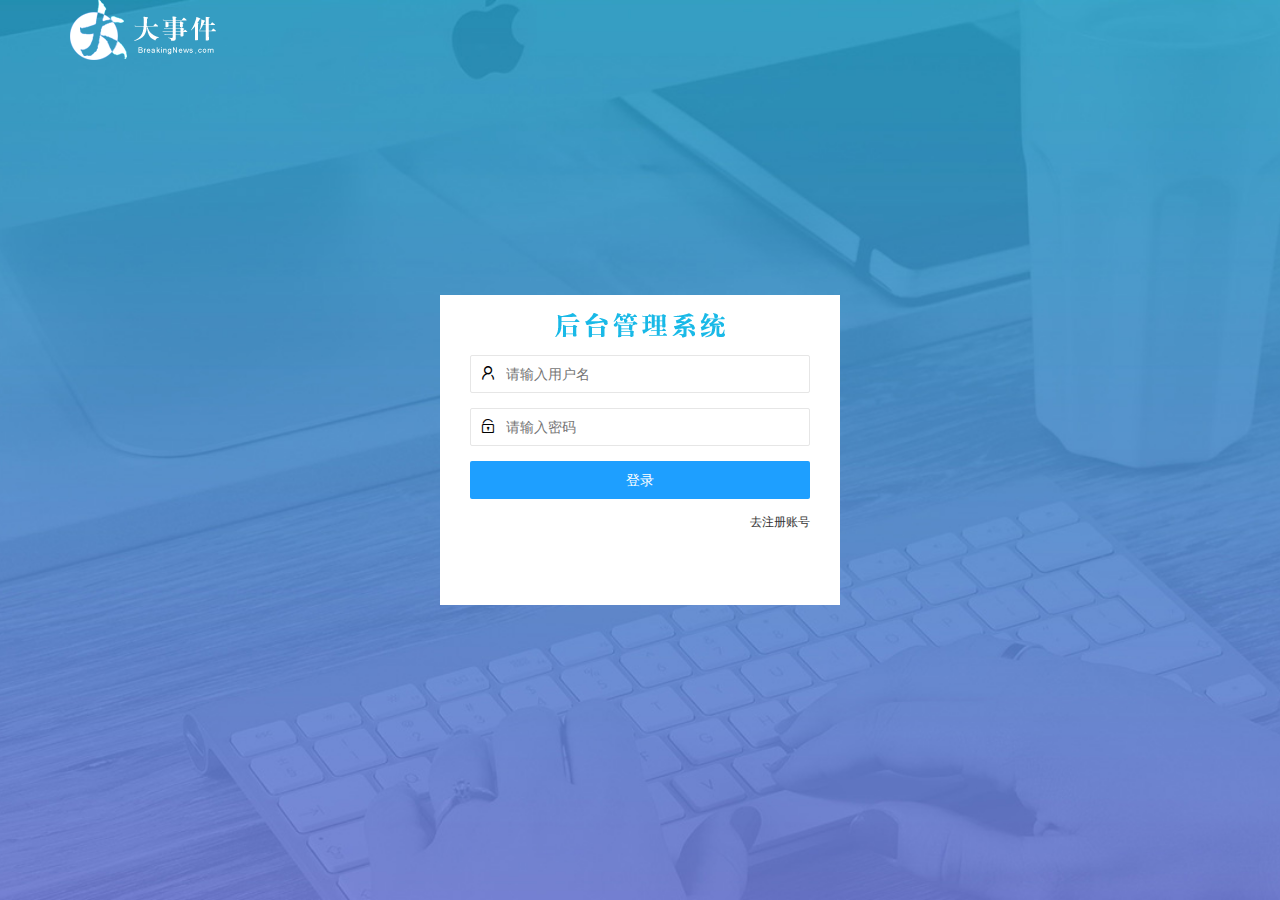
<file: login.html>
<!DOCTYPE html>
<html lang="en">

<head>
    <meta charset="UTF-8">
    <meta name="viewport" content="width=device-width, initial-scale=1.0">
    <title>Document</title>
    <link rel="stylesheet" href="./assets/lib/layui/css/layui.css">
    <link rel="stylesheet" href="./assets/css/login.css">
</head>

<body>
    <!-- 头部ogo区域 -->    
    <div class="layui-main">
        <img src="./assets/images/logo.png" alt="">
    </div>
    <!-- 登录区域 -->
    <div class="loginAD">
        <div class="title-box"></div>
        <!-- 登录div -->
        <div class="login-box">
            <!-- 登录表单 -->
            <form class="layui-form" action="" id="redlogin">
                <div class="layui-form-item">
                    <i class="layui-icon layui-icon-username"></i>   
                    <input type="text" name="username" required lay-verify="required" placeholder="请输入用户名"
                        autocomplete="off" class="layui-input">
                </div>
                <!-- 登录密码 -->
                <div class="layui-form-item">
                    <i class="layui-icon layui-icon-password"></i>   
                    <input type="password" name="password" required lay-verify="required|pwd" placeholder="请输入密码"
                        autocomplete="off" class="layui-input">
                </div>
                <!-- 登录按钮 -->
                <div class="layui-form-item ">
                    <button class="layui-btn layui-btn-normal layui-btn-fluid" lay-submit lay-filter="formDemo ">登录
                    </button>
                   
                </div>
                <!-- 去注册 -->
                <div class="layui-form-item links">
                    <a href="javascript:;" id="link-red">去注册账号</a>
                    </div>
                
            </form>
            
            
        </div>
        <!-- 注册div -->
        
        <div class="red-box">
            <form class="layui-form" id="form_reg">
                <div class="layui-form-item">
                    <i class="layui-icon layui-icon-username"></i>   
                    <input type="text" name="username" required lay-verify="required" placeholder="请输入用户名"
                        autocomplete="off" class="layui-input">
                </div>
                <!-- 登录密码 -->
                <div class="layui-form-item">
                    <i class="layui-icon layui-icon-password"></i>   
                    <input type="password" name="password" required lay-verify="required|pwd" placeholder="请输入密码"
                        autocomplete="off" class="layui-input" >
                </div>
                <div class="layui-form-item">
                    <i class="layui-icon layui-icon-password"></i>   
                    <input type="password" name="password" required lay-verify="required|pwd|repwd" placeholder="请确认输入密码"
                        autocomplete="off"  class="layui-input" id="repsd">
                </div>
                <!-- 登录按钮 -->
                <div class="layui-form-item ">
                    <button class="layui-btn layui-btn-normal layui-btn-fluid" lay-submit lay-filter="formDemo ">登录
                    </button>
                   
                </div>
                <!-- 去注册 -->
                <div class="layui-form-item links">
                    <a href="javascript:;" id="link-login">去登录</a>
                    </div>
                
            </form>
            
        </div>
    </div>
    <!-- 导入layui -->
    <script src="./assets/lib/layui/layui.all.js"></script>
    <!-- 导入JQuery脚本 -->
    <script src="./assets/lib/jquery.js"></script>
    <!-- 导入自已js脚本 -->
    <script src="./assets/js/login.js"></script>
</body>

</html>
</file>
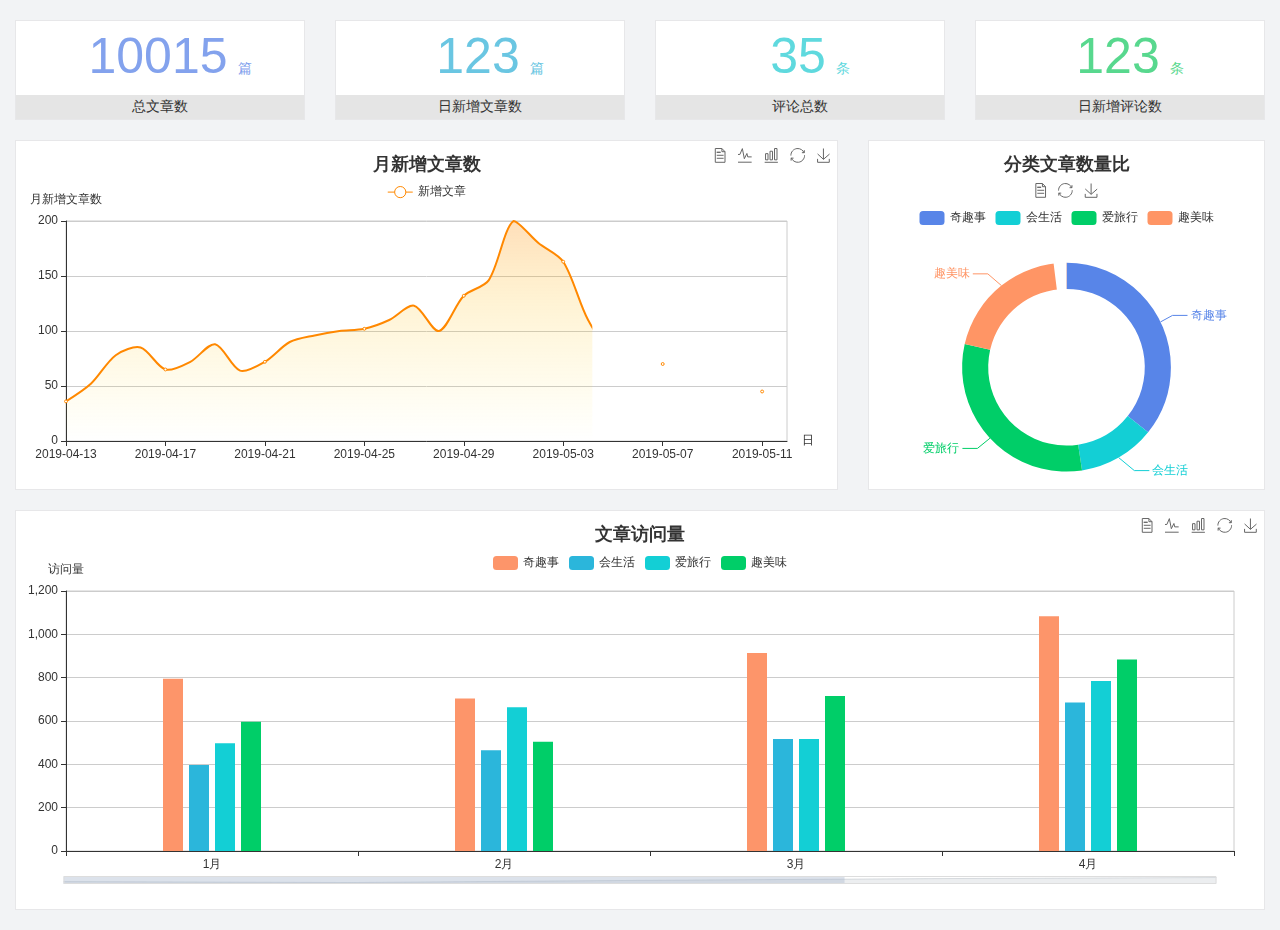
<file: home/dashboard.html>
<!DOCTYPE html>
<html lang="en">

<head>
  <meta charset="UTF-8">
  <meta name="viewport" content="width=device-width, initial-scale=1.0">
  <meta http-equiv="X-UA-Compatible" content="ie=edge">
  <title>图表统计</title>
  <link rel="stylesheet" href="../../assets/lib/bootstrap.css" />
  <link rel="stylesheet" href="../../assets/lib/main.css" />
  <script src="../../assets/lib/jquery.js"></script>
  <script type="text/javascript" src="../../assets/lib/echarts.min.js"></script>
</head>

<body>
  <div class="container-fluid">
    <div class="row spannel_list">
      <div class="col-sm-3 col-xs-6">
        <div class="spannel">
          <em>10015</em><span>篇</span>
          <b>总文章数</b>
        </div>
      </div>
      <div class="col-sm-3 col-xs-6">
        <div class="spannel scolor01">
          <em>123</em><span>篇</span>
          <b>日新增文章数</b>
        </div>
      </div>
      <div class="col-sm-3 col-xs-6">
        <div class="spannel scolor02">
          <em>35</em><span>条</span>
          <b>评论总数</b>
        </div>
      </div>
      <div class="col-sm-3 col-xs-6">
        <div class="spannel scolor03">
          <em>123</em><span>条</span>
          <b>日新增评论数</b>
        </div>
      </div>
    </div>
  </div>

  <div class="container-fluid">
    <div class="row curve-pie">
      <div class="col-lg-8 col-md-8">
        <div class="gragh_pannel" id="curve_show"></div>
      </div>
      <div class="col-lg-4 col-md-4">
        <div class="gragh_pannel" id="pie_show"></div>
      </div>
    </div>
  </div>

  <div class="container-fluid">
    <div class="column_pannel" id="column_show"></div>
  </div>

  <script>
    var oChart = echarts.init(document.getElementById('curve_show'));
    var aList_all = [
      { 'count': 36, 'date': '2019-04-13' },
      { 'count': 52, 'date': '2019-04-14' },
      { 'count': 78, 'date': '2019-04-15' },
      { 'count': 85, 'date': '2019-04-16' },
      { 'count': 65, 'date': '2019-04-17' },
      { 'count': 72, 'date': '2019-04-18' },
      { 'count': 88, 'date': '2019-04-19' },
      { 'count': 64, 'date': '2019-04-20' },
      { 'count': 72, 'date': '2019-04-21' },
      { 'count': 90, 'date': '2019-04-22' },
      { 'count': 96, 'date': '2019-04-23' },
      { 'count': 100, 'date': '2019-04-24' },
      { 'count': 102, 'date': '2019-04-25' },
      { 'count': 110, 'date': '2019-04-26' },
      { 'count': 123, 'date': '2019-04-27' },
      { 'count': 100, 'date': '2019-04-28' },
      { 'count': 132, 'date': '2019-04-29' },
      { 'count': 146, 'date': '2019-04-30' },
      { 'count': 200, 'date': '2019-05-01' },
      { 'count': 180, 'date': '2019-05-02' },
      { 'count': 163, 'date': '2019-05-03' },
      { 'count': 110, 'date': '2019-05-04' },
      { 'count': 80, 'date': '2019-05-05' },
      { 'count': 82, 'date': '2019-05-06' },
      { 'count': 70, 'date': '2019-05-07' },
      { 'count': 65, 'date': '2019-05-08' },
      { 'count': 54, 'date': '2019-05-09' },
      { 'count': 40, 'date': '2019-05-10' },
      { 'count': 45, 'date': '2019-05-11' },
      { 'count': 38, 'date': '2019-05-12' },
    ];

    let aCount = [];
    let aDate = [];

    for (var i = 0; i < aList_all.length; i++) {
      aCount.push(aList_all[i].count);
      aDate.push(aList_all[i].date);
    }

    var chartopt = {
      title: {
        text: '月新增文章数',
        left: 'center',
        top: '10'
      },
      tooltip: {
        trigger: 'axis'
      },
      legend: {
        data: ['新增文章'],
        top: '40'
      },
      toolbox: {
        show: true,
        feature: {
          mark: { show: true },
          dataView: { show: true, readOnly: false },
          magicType: { show: true, type: ['line', 'bar'] },
          restore: { show: true },
          saveAsImage: { show: true }
        }
      },
      calculable: true,
      xAxis: [
        {
          name: '日',
          type: 'category',
          boundaryGap: false,
          data: aDate
        }
      ],
      yAxis: [
        {
          name: '月新增文章数',
          type: 'value'
        }
      ],
      series: [
        {
          name: '新增文章',
          type: 'line',
          smooth: true,
          itemStyle: { normal: { areaStyle: { type: 'default' }, color: '#f80' }, lineStyle: { color: '#f80' } },
          data: aCount
        }],
      areaStyle: {
        normal: {
          color: new echarts.graphic.LinearGradient(0, 0, 0, 1, [{
            offset: 0,
            color: 'rgba(255,136,0,0.39)'
          }, {
            offset: .34,
            color: 'rgba(255,180,0,0.25)'
          }, {
            offset: 1,
            color: 'rgba(255,222,0,0.00)'
          }])

        }
      },
      grid: {
        show: true,
        x: 50,
        x2: 50,
        y: 80,
        height: 220
      }
    };

    oChart.setOption(chartopt);


    var oPie = echarts.init(document.getElementById('pie_show'));
    var oPieopt =
    {
      title: {
        top: 10,
        text: '分类文章数量比',
        x: 'center'
      },
      tooltip: {
        trigger: 'item',
        formatter: "{a} <br/>{b} : {c} ({d}%)"
      },
      color: ['#5885e8', '#13cfd5', '#00ce68', '#ff9565'],
      legend: {
        x: 'center',
        top: 65,
        data: ['奇趣事', '会生活', '爱旅行', '趣美味']
      },
      toolbox: {
        show: true,
        x: 'center',
        top: 35,
        feature: {
          mark: { show: true },
          dataView: { show: true, readOnly: false },
          magicType: {
            show: true,
            type: ['pie', 'funnel'],
            option: {
              funnel: {
                x: '25%',
                width: '50%',
                funnelAlign: 'left',
                max: 1548
              }
            }
          },
          restore: { show: true },
          saveAsImage: { show: true }
        }
      },
      calculable: true,
      series: [
        {
          name: '访问来源',
          type: 'pie',
          radius: ['45%', '60%'],
          center: ['50%', '65%'],
          data: [
            { value: 300, name: '奇趣事' },
            { value: 100, name: '会生活' },
            { value: 260, name: '爱旅行' },
            { value: 180, name: '趣美味' }
          ]
        }
      ]
    };
    oPie.setOption(oPieopt);



    var oColumn = this.echarts.init(document.getElementById('column_show'));
    var oColumnopt =
    {
      title: {
        text: '文章访问量',
        left: 'center',
        top: '10'
      },
      tooltip: {
        trigger: 'axis'
      },
      legend: {
        data: ['奇趣事', '会生活', '爱旅行', '趣美味'],
        top: '40'
      },
      toolbox: {
        show: true,
        feature: {
          mark: { show: true },
          dataView: { show: true, readOnly: false },
          magicType: { show: true, type: ['line', 'bar'] },
          restore: { show: true },
          saveAsImage: { show: true }
        }
      },
      calculable: true,
      xAxis: [
        {
          type: 'category',
          data: ['1月', '2月', '3月', '4月', '5月']
        }
      ],
      yAxis: [
        {
          name: '访问量',
          type: 'value'
        }
      ],
      series: [
        {
          name: '奇趣事',
          type: 'bar',
          barWidth: 20,
          itemStyle: {
            normal: { areaStyle: { type: 'default' }, color: '#fd956a' }
          },
          data: [800, 708, 920, 1090, 1200]
        },
        {
          name: '会生活',
          type: 'bar',
          barWidth: 20,
          itemStyle: {
            normal: { areaStyle: { type: 'default' }, color: '#2bb6db' }
          },
          data: [400, 468, 520, 690, 800]
        },
        {
          name: '爱旅行',
          type: 'bar',
          barWidth: 20,
          itemStyle: {
            normal: { areaStyle: { type: 'default' }, color: '#13cfd5' }
          },
          data: [500, 668, 520, 790, 900]
        },
        {
          name: '趣美味',
          type: 'bar',
          barWidth: 20,
          itemStyle: {
            normal: { areaStyle: { type: 'default' }, color: '#00ce68' }
          },
          data: [600, 508, 720, 890, 1000]
        }
      ],
      grid: {
        show: true,
        x: 50,
        x2: 30,
        y: 80,
        height: 260
      },
      dataZoom: [//给x轴设置滚动条
        {
          start: 0,//默认为0
          end: 100 - 1000 / 31,//默认为100
          type: 'slider',
          show: true,
          xAxisIndex: [0],
          handleSize: 0,//滑动条的 左右2个滑动条的大小
          height: 8,//组件高度
          left: 45, //左边的距离
          right: 50,//右边的距离
          bottom: 26,//右边的距离
          handleColor: '#ddd',//h滑动图标的颜色
          handleStyle: {
            borderColor: "#cacaca",
            borderWidth: "1",
            shadowBlur: 2,
            background: "#ddd",
            shadowColor: "#ddd",
          }
        }]
    };
    oColumn.setOption(oColumnopt);
  </script>
</body>

</html>
</file>
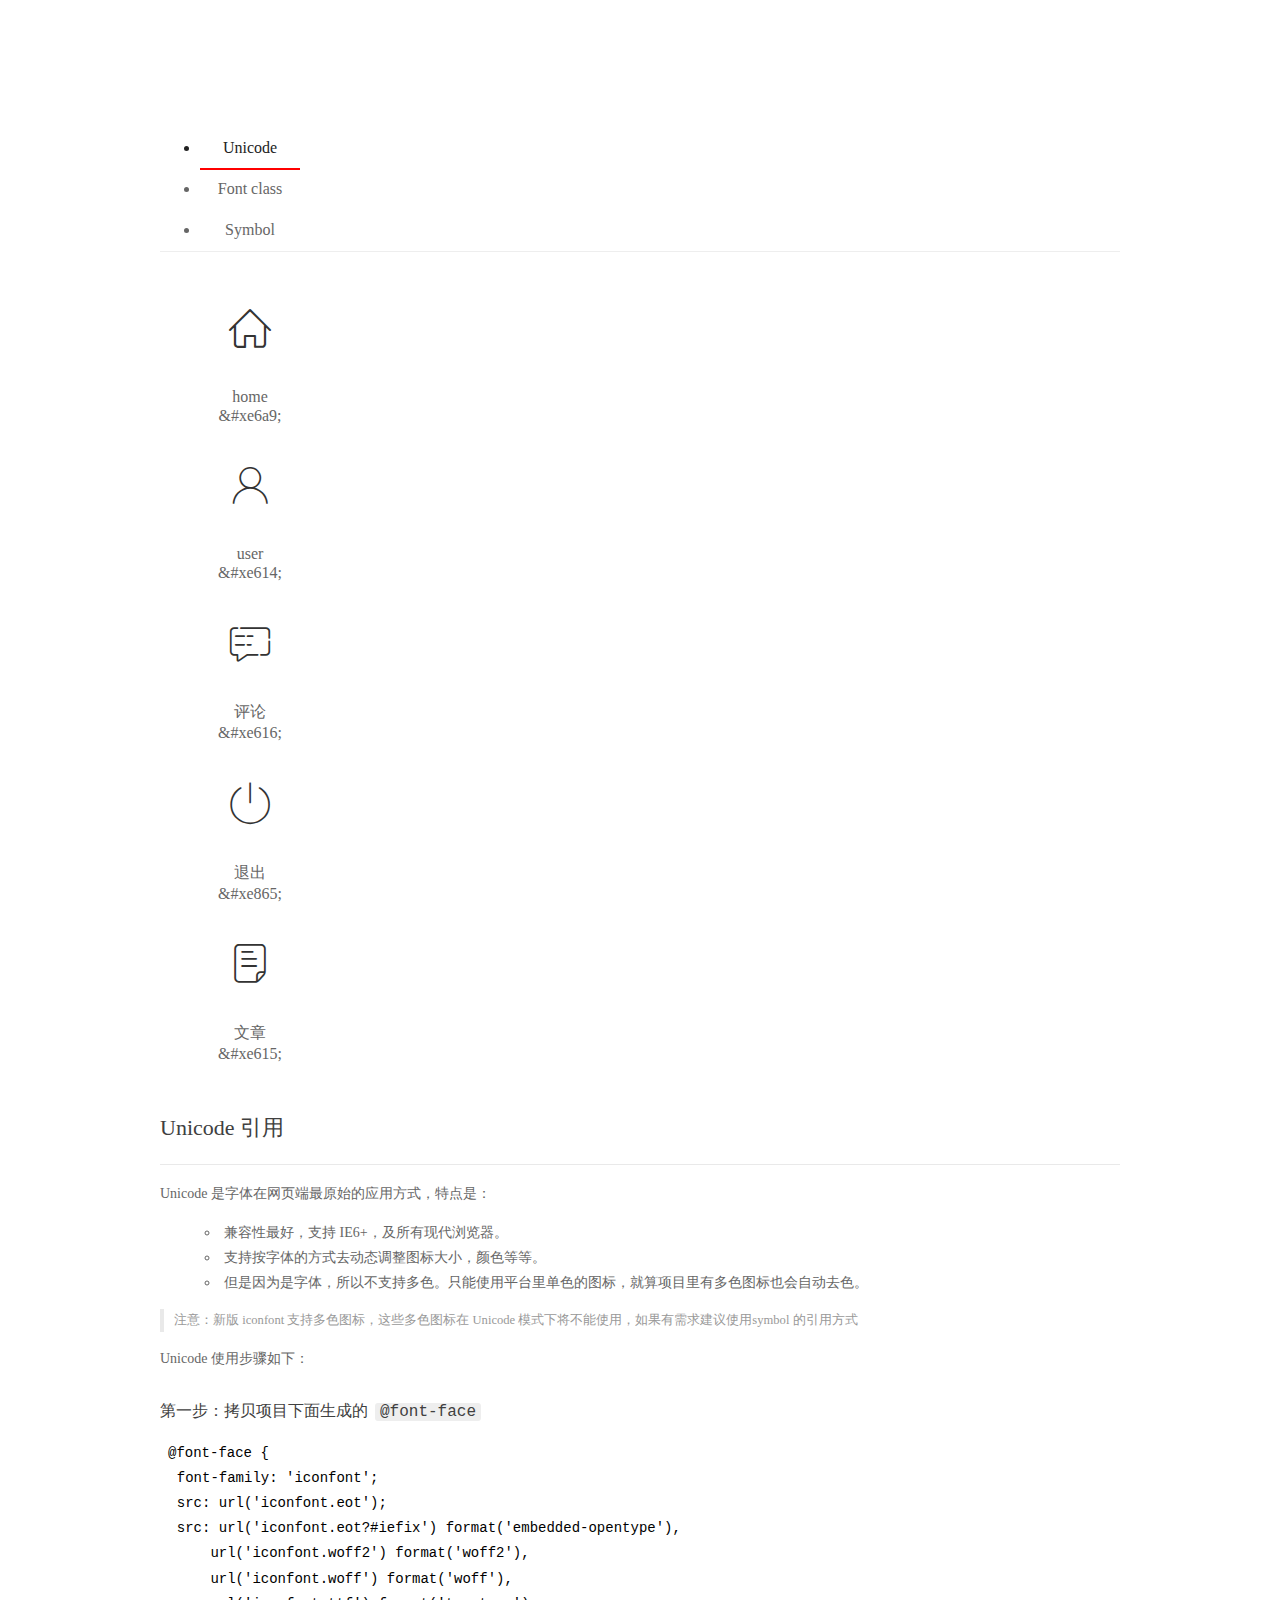
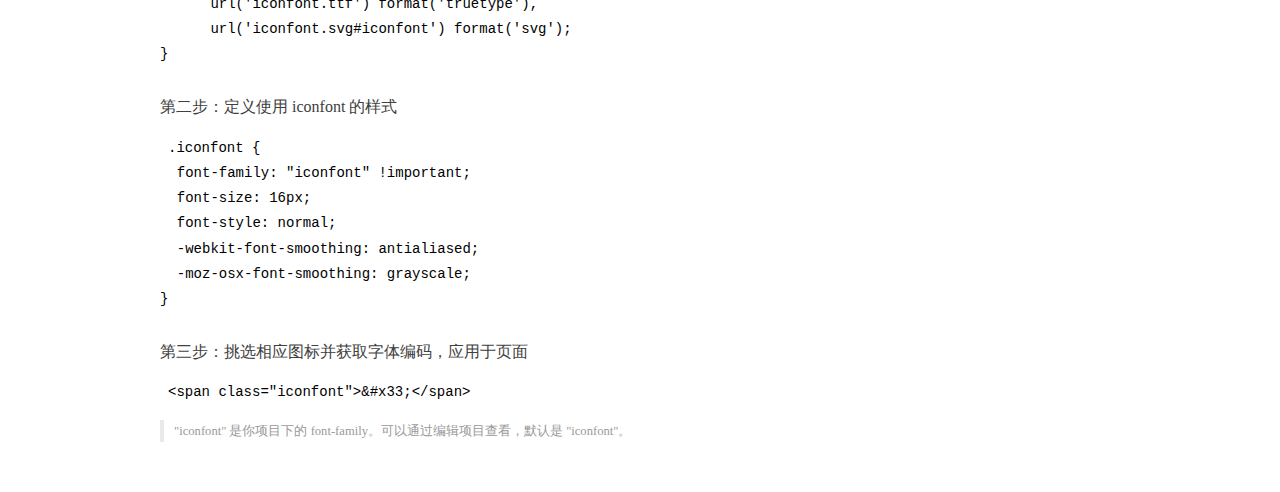
<file: assets/fonts/demo_index.html>
<!DOCTYPE html>
<html>
<head>
  <meta charset="utf-8"/>
  <title>IconFont Demo</title>
  <link rel="shortcut icon" href="https://gtms04.alicdn.com/tps/i4/TB1_oz6GVXXXXaFXpXXJDFnIXXX-64-64.ico" type="image/x-icon"/>
  <link rel="stylesheet" href="https://g.alicdn.com/thx/cube/1.3.2/cube.min.css">
  <link rel="stylesheet" href="demo.css">
  <link rel="stylesheet" href="iconfont.css">
  <script src="iconfont.js"></script>
  <!-- jQuery -->
  <script src="https://a1.alicdn.com/oss/uploads/2018/12/26/7bfddb60-08e8-11e9-9b04-53e73bb6408b.js"></script>
  <!-- 代码高亮 -->
  <script src="https://a1.alicdn.com/oss/uploads/2018/12/26/a3f714d0-08e6-11e9-8a15-ebf944d7534c.js"></script>
</head>
<body>
  <div class="main">
    <h1 class="logo"><a href="https://www.iconfont.cn/" title="iconfont 首页" target="_blank">&#xe86b;</a></h1>
    <div class="nav-tabs">
      <ul id="tabs" class="dib-box">
        <li class="dib active"><span>Unicode</span></li>
        <li class="dib"><span>Font class</span></li>
        <li class="dib"><span>Symbol</span></li>
      </ul>
      
    </div>
    <div class="tab-container">
      <div class="content unicode" style="display: block;">
          <ul class="icon_lists dib-box">
          
            <li class="dib">
              <span class="icon iconfont">&#xe6a9;</span>
                <div class="name">home</div>
                <div class="code-name">&amp;#xe6a9;</div>
              </li>
          
            <li class="dib">
              <span class="icon iconfont">&#xe614;</span>
                <div class="name">user</div>
                <div class="code-name">&amp;#xe614;</div>
              </li>
          
            <li class="dib">
              <span class="icon iconfont">&#xe616;</span>
                <div class="name">评论</div>
                <div class="code-name">&amp;#xe616;</div>
              </li>
          
            <li class="dib">
              <span class="icon iconfont">&#xe865;</span>
                <div class="name">退出</div>
                <div class="code-name">&amp;#xe865;</div>
              </li>
          
            <li class="dib">
              <span class="icon iconfont">&#xe615;</span>
                <div class="name">文章</div>
                <div class="code-name">&amp;#xe615;</div>
              </li>
          
          </ul>
          <div class="article markdown">
          <h2 id="unicode-">Unicode 引用</h2>
          <hr>

          <p>Unicode 是字体在网页端最原始的应用方式，特点是：</p>
          <ul>
            <li>兼容性最好，支持 IE6+，及所有现代浏览器。</li>
            <li>支持按字体的方式去动态调整图标大小，颜色等等。</li>
            <li>但是因为是字体，所以不支持多色。只能使用平台里单色的图标，就算项目里有多色图标也会自动去色。</li>
          </ul>
          <blockquote>
            <p>注意：新版 iconfont 支持多色图标，这些多色图标在 Unicode 模式下将不能使用，如果有需求建议使用symbol 的引用方式</p>
          </blockquote>
          <p>Unicode 使用步骤如下：</p>
          <h3 id="-font-face">第一步：拷贝项目下面生成的 <code>@font-face</code></h3>
<pre><code class="language-css"
>@font-face {
  font-family: 'iconfont';
  src: url('iconfont.eot');
  src: url('iconfont.eot?#iefix') format('embedded-opentype'),
      url('iconfont.woff2') format('woff2'),
      url('iconfont.woff') format('woff'),
      url('iconfont.ttf') format('truetype'),
      url('iconfont.svg#iconfont') format('svg');
}
</code></pre>
          <h3 id="-iconfont-">第二步：定义使用 iconfont 的样式</h3>
<pre><code class="language-css"
>.iconfont {
  font-family: "iconfont" !important;
  font-size: 16px;
  font-style: normal;
  -webkit-font-smoothing: antialiased;
  -moz-osx-font-smoothing: grayscale;
}
</code></pre>
          <h3 id="-">第三步：挑选相应图标并获取字体编码，应用于页面</h3>
<pre>
<code class="language-html"
>&lt;span class="iconfont"&gt;&amp;#x33;&lt;/span&gt;
</code></pre>
          <blockquote>
            <p>"iconfont" 是你项目下的 font-family。可以通过编辑项目查看，默认是 "iconfont"。</p>
          </blockquote>
          </div>
      </div>
      <div class="content font-class">
        <ul class="icon_lists dib-box">
          
          <li class="dib">
            <span class="icon iconfont icon-home"></span>
            <div class="name">
              home
            </div>
            <div class="code-name">.icon-home
            </div>
          </li>
          
          <li class="dib">
            <span class="icon iconfont icon-user"></span>
            <div class="name">
              user
            </div>
            <div class="code-name">.icon-user
            </div>
          </li>
          
          <li class="dib">
            <span class="icon iconfont icon-pinglun"></span>
            <div class="name">
              评论
            </div>
            <div class="code-name">.icon-pinglun
            </div>
          </li>
          
          <li class="dib">
            <span class="icon iconfont icon-tuichu"></span>
            <div class="name">
              退出
            </div>
            <div class="code-name">.icon-tuichu
            </div>
          </li>
          
          <li class="dib">
            <span class="icon iconfont icon-16"></span>
            <div class="name">
              文章
            </div>
            <div class="code-name">.icon-16
            </div>
          </li>
          
        </ul>
        <div class="article markdown">
        <h2 id="font-class-">font-class 引用</h2>
        <hr>

        <p>font-class 是 Unicode 使用方式的一种变种，主要是解决 Unicode 书写不直观，语意不明确的问题。</p>
        <p>与 Unicode 使用方式相比，具有如下特点：</p>
        <ul>
          <li>兼容性良好，支持 IE8+，及所有现代浏览器。</li>
          <li>相比于 Unicode 语意明确，书写更直观。可以很容易分辨这个 icon 是什么。</li>
          <li>因为使用 class 来定义图标，所以当要替换图标时，只需要修改 class 里面的 Unicode 引用。</li>
          <li>不过因为本质上还是使用的字体，所以多色图标还是不支持的。</li>
        </ul>
        <p>使用步骤如下：</p>
        <h3 id="-fontclass-">第一步：引入项目下面生成的 fontclass 代码：</h3>
<pre><code class="language-html">&lt;link rel="stylesheet" href="./iconfont.css"&gt;
</code></pre>
        <h3 id="-">第二步：挑选相应图标并获取类名，应用于页面：</h3>
<pre><code class="language-html">&lt;span class="iconfont icon-xxx"&gt;&lt;/span&gt;
</code></pre>
        <blockquote>
          <p>"
            iconfont" 是你项目下的 font-family。可以通过编辑项目查看，默认是 "iconfont"。</p>
        </blockquote>
      </div>
      </div>
      <div class="content symbol">
          <ul class="icon_lists dib-box">
          
            <li class="dib">
                <svg class="icon svg-icon" aria-hidden="true">
                  <use xlink:href="#icon-home"></use>
                </svg>
                <div class="name">home</div>
                <div class="code-name">#icon-home</div>
            </li>
          
            <li class="dib">
                <svg class="icon svg-icon" aria-hidden="true">
                  <use xlink:href="#icon-user"></use>
                </svg>
                <div class="name">user</div>
                <div class="code-name">#icon-user</div>
            </li>
          
            <li class="dib">
                <svg class="icon svg-icon" aria-hidden="true">
                  <use xlink:href="#icon-pinglun"></use>
                </svg>
                <div class="name">评论</div>
                <div class="code-name">#icon-pinglun</div>
            </li>
          
            <li class="dib">
                <svg class="icon svg-icon" aria-hidden="true">
                  <use xlink:href="#icon-tuichu"></use>
                </svg>
                <div class="name">退出</div>
                <div class="code-name">#icon-tuichu</div>
            </li>
          
            <li class="dib">
                <svg class="icon svg-icon" aria-hidden="true">
                  <use xlink:href="#icon-16"></use>
                </svg>
                <div class="name">文章</div>
                <div class="code-name">#icon-16</div>
            </li>
          
          </ul>
          <div class="article markdown">
          <h2 id="symbol-">Symbol 引用</h2>
          <hr>

          <p>这是一种全新的使用方式，应该说这才是未来的主流，也是平台目前推荐的用法。相关介绍可以参考这篇<a href="">文章</a>
            这种用法其实是做了一个 SVG 的集合，与另外两种相比具有如下特点：</p>
          <ul>
            <li>支持多色图标了，不再受单色限制。</li>
            <li>通过一些技巧，支持像字体那样，通过 <code>font-size</code>, <code>color</code> 来调整样式。</li>
            <li>兼容性较差，支持 IE9+，及现代浏览器。</li>
            <li>浏览器渲染 SVG 的性能一般，还不如 png。</li>
          </ul>
          <p>使用步骤如下：</p>
          <h3 id="-symbol-">第一步：引入项目下面生成的 symbol 代码：</h3>
<pre><code class="language-html">&lt;script src="./iconfont.js"&gt;&lt;/script&gt;
</code></pre>
          <h3 id="-css-">第二步：加入通用 CSS 代码（引入一次就行）：</h3>
<pre><code class="language-html">&lt;style&gt;
.icon {
  width: 1em;
  height: 1em;
  vertical-align: -0.15em;
  fill: currentColor;
  overflow: hidden;
}
&lt;/style&gt;
</code></pre>
          <h3 id="-">第三步：挑选相应图标并获取类名，应用于页面：</h3>
<pre><code class="language-html">&lt;svg class="icon" aria-hidden="true"&gt;
  &lt;use xlink:href="#icon-xxx"&gt;&lt;/use&gt;
&lt;/svg&gt;
</code></pre>
          </div>
      </div>

    </div>
  </div>
  <script>
  $(document).ready(function () {
      $('.tab-container .content:first').show()

      $('#tabs li').click(function (e) {
        var tabContent = $('.tab-container .content')
        var index = $(this).index()

        if ($(this).hasClass('active')) {
          return
        } else {
          $('#tabs li').removeClass('active')
          $(this).addClass('active')

          tabContent.hide().eq(index).fadeIn()
        }
      })
    })
  </script>
</body>
</html>
</file>
<file: assets/lib/layui/css/layui.css>
/** layui-v2.5.5 MIT License By https://www.layui.com */
 .layui-inline,img{display:inline-block;vertical-align:middle}h1,h2,h3,h4,h5,h6{font-weight:400}.layui-edge,.layui-header,.layui-inline,.layui-main{position:relative}.layui-body,.layui-edge,.layui-elip{overflow:hidden}.layui-btn,.layui-edge,.layui-inline,img{vertical-align:middle}.layui-btn,.layui-disabled,.layui-icon,.layui-unselect{-moz-user-select:none;-webkit-user-select:none;-ms-user-select:none}.layui-elip,.layui-form-checkbox span,.layui-form-pane .layui-form-label{text-overflow:ellipsis;white-space:nowrap}.layui-breadcrumb,.layui-tree-btnGroup{visibility:hidden}blockquote,body,button,dd,div,dl,dt,form,h1,h2,h3,h4,h5,h6,input,li,ol,p,pre,td,textarea,th,ul{margin:0;padding:0;-webkit-tap-highlight-color:rgba(0,0,0,0)}a:active,a:hover{outline:0}img{border:none}li{list-style:none}table{border-collapse:collapse;border-spacing:0}h4,h5,h6{font-size:100%}button,input,optgroup,option,select,textarea{font-family:inherit;font-size:inherit;font-style:inherit;font-weight:inherit;outline:0}pre{white-space:pre-wrap;white-space:-moz-pre-wrap;white-space:-pre-wrap;white-space:-o-pre-wrap;word-wrap:break-word}body{line-height:24px;font:14px Helvetica Neue,Helvetica,PingFang SC,Tahoma,Arial,sans-serif}hr{height:1px;margin:10px 0;border:0;clear:both}a{color:#333;text-decoration:none}a:hover{color:#777}a cite{font-style:normal;*cursor:pointer}.layui-border-box,.layui-border-box *{box-sizing:border-box}.layui-box,.layui-box *{box-sizing:content-box}.layui-clear{clear:both;*zoom:1}.layui-clear:after{content:'\20';clear:both;*zoom:1;display:block;height:0}.layui-inline{*display:inline;*zoom:1}.layui-edge{display:inline-block;width:0;height:0;border-width:6px;border-style:dashed;border-color:transparent}.layui-edge-top{top:-4px;border-bottom-color:#999;border-bottom-style:solid}.layui-edge-right{border-left-color:#999;border-left-style:solid}.layui-edge-bottom{top:2px;border-top-color:#999;border-top-style:solid}.layui-edge-left{border-right-color:#999;border-right-style:solid}.layui-disabled,.layui-disabled:hover{color:#d2d2d2!important;cursor:not-allowed!important}.layui-circle{border-radius:100%}.layui-show{display:block!important}.layui-hide{display:none!important}@font-face{font-family:layui-icon;src:url(../font/iconfont.eot?v=250);src:url(../font/iconfont.eot?v=250#iefix) format('embedded-opentype'),url(../font/iconfont.woff2?v=250) format('woff2'),url(../font/iconfont.woff?v=250) format('woff'),url(../font/iconfont.ttf?v=250) format('truetype'),url(../font/iconfont.svg?v=250#layui-icon) format('svg')}.layui-icon{font-family:layui-icon!important;font-size:16px;font-style:normal;-webkit-font-smoothing:antialiased;-moz-osx-font-smoothing:grayscale}.layui-icon-reply-fill:before{content:"\e611"}.layui-icon-set-fill:before{content:"\e614"}.layui-icon-menu-fill:before{content:"\e60f"}.layui-icon-search:before{content:"\e615"}.layui-icon-share:before{content:"\e641"}.layui-icon-set-sm:before{content:"\e620"}.layui-icon-engine:before{content:"\e628"}.layui-icon-close:before{content:"\1006"}.layui-icon-close-fill:before{content:"\1007"}.layui-icon-chart-screen:before{content:"\e629"}.layui-icon-star:before{content:"\e600"}.layui-icon-circle-dot:before{content:"\e617"}.layui-icon-chat:before{content:"\e606"}.layui-icon-release:before{content:"\e609"}.layui-icon-list:before{content:"\e60a"}.layui-icon-chart:before{content:"\e62c"}.layui-icon-ok-circle:before{content:"\1005"}.layui-icon-layim-theme:before{content:"\e61b"}.layui-icon-table:before{content:"\e62d"}.layui-icon-right:before{content:"\e602"}.layui-icon-left:before{content:"\e603"}.layui-icon-cart-simple:before{content:"\e698"}.layui-icon-face-cry:before{content:"\e69c"}.layui-icon-face-smile:before{content:"\e6af"}.layui-icon-survey:before{content:"\e6b2"}.layui-icon-tree:before{content:"\e62e"}.layui-icon-upload-circle:before{content:"\e62f"}.layui-icon-add-circle:before{content:"\e61f"}.layui-icon-download-circle:before{content:"\e601"}.layui-icon-templeate-1:before{content:"\e630"}.layui-icon-util:before{content:"\e631"}.layui-icon-face-surprised:before{content:"\e664"}.layui-icon-edit:before{content:"\e642"}.layui-icon-speaker:before{content:"\e645"}.layui-icon-down:before{content:"\e61a"}.layui-icon-file:before{content:"\e621"}.layui-icon-layouts:before{content:"\e632"}.layui-icon-rate-half:before{content:"\e6c9"}.layui-icon-add-circle-fine:before{content:"\e608"}.layui-icon-prev-circle:before{content:"\e633"}.layui-icon-read:before{content:"\e705"}.layui-icon-404:before{content:"\e61c"}.layui-icon-carousel:before{content:"\e634"}.layui-icon-help:before{content:"\e607"}.layui-icon-code-circle:before{content:"\e635"}.layui-icon-water:before{content:"\e636"}.layui-icon-username:before{content:"\e66f"}.layui-icon-find-fill:before{content:"\e670"}.layui-icon-about:before{content:"\e60b"}.layui-icon-location:before{content:"\e715"}.layui-icon-up:before{content:"\e619"}.layui-icon-pause:before{content:"\e651"}.layui-icon-date:before{content:"\e637"}.layui-icon-layim-uploadfile:before{content:"\e61d"}.layui-icon-delete:before{content:"\e640"}.layui-icon-play:before{content:"\e652"}.layui-icon-top:before{content:"\e604"}.layui-icon-friends:before{content:"\e612"}.layui-icon-refresh-3:before{content:"\e9aa"}.layui-icon-ok:before{content:"\e605"}.layui-icon-layer:before{content:"\e638"}.layui-icon-face-smile-fine:before{content:"\e60c"}.layui-icon-dollar:before{content:"\e659"}.layui-icon-group:before{content:"\e613"}.layui-icon-layim-download:before{content:"\e61e"}.layui-icon-picture-fine:before{content:"\e60d"}.layui-icon-link:before{content:"\e64c"}.layui-icon-diamond:before{content:"\e735"}.layui-icon-log:before{content:"\e60e"}.layui-icon-rate-solid:before{content:"\e67a"}.layui-icon-fonts-del:before{content:"\e64f"}.layui-icon-unlink:before{content:"\e64d"}.layui-icon-fonts-clear:before{content:"\e639"}.layui-icon-triangle-r:before{content:"\e623"}.layui-icon-circle:before{content:"\e63f"}.layui-icon-radio:before{content:"\e643"}.layui-icon-align-center:before{content:"\e647"}.layui-icon-align-right:before{content:"\e648"}.layui-icon-align-left:before{content:"\e649"}.layui-icon-loading-1:before{content:"\e63e"}.layui-icon-return:before{content:"\e65c"}.layui-icon-fonts-strong:before{content:"\e62b"}.layui-icon-upload:before{content:"\e67c"}.layui-icon-dialogue:before{content:"\e63a"}.layui-icon-video:before{content:"\e6ed"}.layui-icon-headset:before{content:"\e6fc"}.layui-icon-cellphone-fine:before{content:"\e63b"}.layui-icon-add-1:before{content:"\e654"}.layui-icon-face-smile-b:before{content:"\e650"}.layui-icon-fonts-html:before{content:"\e64b"}.layui-icon-form:before{content:"\e63c"}.layui-icon-cart:before{content:"\e657"}.layui-icon-camera-fill:before{content:"\e65d"}.layui-icon-tabs:before{content:"\e62a"}.layui-icon-fonts-code:before{content:"\e64e"}.layui-icon-fire:before{content:"\e756"}.layui-icon-set:before{content:"\e716"}.layui-icon-fonts-u:before{content:"\e646"}.layui-icon-triangle-d:before{content:"\e625"}.layui-icon-tips:before{content:"\e702"}.layui-icon-picture:before{content:"\e64a"}.layui-icon-more-vertical:before{content:"\e671"}.layui-icon-flag:before{content:"\e66c"}.layui-icon-loading:before{content:"\e63d"}.layui-icon-fonts-i:before{content:"\e644"}.layui-icon-refresh-1:before{content:"\e666"}.layui-icon-rmb:before{content:"\e65e"}.layui-icon-home:before{content:"\e68e"}.layui-icon-user:before{content:"\e770"}.layui-icon-notice:before{content:"\e667"}.layui-icon-login-weibo:before{content:"\e675"}.layui-icon-voice:before{content:"\e688"}.layui-icon-upload-drag:before{content:"\e681"}.layui-icon-login-qq:before{content:"\e676"}.layui-icon-snowflake:before{content:"\e6b1"}.layui-icon-file-b:before{content:"\e655"}.layui-icon-template:before{content:"\e663"}.layui-icon-auz:before{content:"\e672"}.layui-icon-console:before{content:"\e665"}.layui-icon-app:before{content:"\e653"}.layui-icon-prev:before{content:"\e65a"}.layui-icon-website:before{content:"\e7ae"}.layui-icon-next:before{content:"\e65b"}.layui-icon-component:before{content:"\e857"}.layui-icon-more:before{content:"\e65f"}.layui-icon-login-wechat:before{content:"\e677"}.layui-icon-shrink-right:before{content:"\e668"}.layui-icon-spread-left:before{content:"\e66b"}.layui-icon-camera:before{content:"\e660"}.layui-icon-note:before{content:"\e66e"}.layui-icon-refresh:before{content:"\e669"}.layui-icon-female:before{content:"\e661"}.layui-icon-male:before{content:"\e662"}.layui-icon-password:before{content:"\e673"}.layui-icon-senior:before{content:"\e674"}.layui-icon-theme:before{content:"\e66a"}.layui-icon-tread:before{content:"\e6c5"}.layui-icon-praise:before{content:"\e6c6"}.layui-icon-star-fill:before{content:"\e658"}.layui-icon-rate:before{content:"\e67b"}.layui-icon-template-1:before{content:"\e656"}.layui-icon-vercode:before{content:"\e679"}.layui-icon-cellphone:before{content:"\e678"}.layui-icon-screen-full:before{content:"\e622"}.layui-icon-screen-restore:before{content:"\e758"}.layui-icon-cols:before{content:"\e610"}.layui-icon-export:before{content:"\e67d"}.layui-icon-print:before{content:"\e66d"}.layui-icon-slider:before{content:"\e714"}.layui-icon-addition:before{content:"\e624"}.layui-icon-subtraction:before{content:"\e67e"}.layui-icon-service:before{content:"\e626"}.layui-icon-transfer:before{content:"\e691"}.layui-main{width:1140px;margin:0 auto}.layui-header{z-index:1000;height:60px}.layui-header a:hover{transition:all .5s;-webkit-transition:all .5s}.layui-side{position:fixed;left:0;top:0;bottom:0;z-index:999;width:200px;overflow-x:hidden}.layui-side-scroll{position:relative;width:220px;height:100%;overflow-x:hidden}.layui-body{position:absolute;left:200px;right:0;top:0;bottom:0;z-index:998;width:auto;overflow-y:auto;box-sizing:border-box}.layui-layout-body{overflow:hidden}.layui-layout-admin .layui-header{background-color:#23262E}.layui-layout-admin .layui-side{top:60px;width:200px;overflow-x:hidden}.layui-layout-admin .layui-body{position:fixed;top:60px;bottom:44px}.layui-layout-admin .layui-main{width:auto;margin:0 15px}.layui-layout-admin .layui-footer{position:fixed;left:200px;right:0;bottom:0;height:44px;line-height:44px;padding:0 15px;background-color:#eee}.layui-layout-admin .layui-logo{position:absolute;left:0;top:0;width:200px;height:100%;line-height:60px;text-align:center;color:#009688;font-size:16px}.layui-layout-admin .layui-header .layui-nav{background:0 0}.layui-layout-left{position:absolute!important;left:200px;top:0}.layui-layout-right{position:absolute!important;right:0;top:0}.layui-container{position:relative;margin:0 auto;padding:0 15px;box-sizing:border-box}.layui-fluid{position:relative;margin:0 auto;padding:0 15px}.layui-row:after,.layui-row:before{content:'';display:block;clear:both}.layui-col-lg1,.layui-col-lg10,.layui-col-lg11,.layui-col-lg12,.layui-col-lg2,.layui-col-lg3,.layui-col-lg4,.layui-col-lg5,.layui-col-lg6,.layui-col-lg7,.layui-col-lg8,.layui-col-lg9,.layui-col-md1,.layui-col-md10,.layui-col-md11,.layui-col-md12,.layui-col-md2,.layui-col-md3,.layui-col-md4,.layui-col-md5,.layui-col-md6,.layui-col-md7,.layui-col-md8,.layui-col-md9,.layui-col-sm1,.layui-col-sm10,.layui-col-sm11,.layui-col-sm12,.layui-col-sm2,.layui-col-sm3,.layui-col-sm4,.layui-col-sm5,.layui-col-sm6,.layui-col-sm7,.layui-col-sm8,.layui-col-sm9,.layui-col-xs1,.layui-col-xs10,.layui-col-xs11,.layui-col-xs12,.layui-col-xs2,.layui-col-xs3,.layui-col-xs4,.layui-col-xs5,.layui-col-xs6,.layui-col-xs7,.layui-col-xs8,.layui-col-xs9{position:relative;display:block;box-sizing:border-box}.layui-col-xs1,.layui-col-xs10,.layui-col-xs11,.layui-col-xs12,.layui-col-xs2,.layui-col-xs3,.layui-col-xs4,.layui-col-xs5,.layui-col-xs6,.layui-col-xs7,.layui-col-xs8,.layui-col-xs9{float:left}.layui-col-xs1{width:8.33333333%}.layui-col-xs2{width:16.66666667%}.layui-col-xs3{width:25%}.layui-col-xs4{width:33.33333333%}.layui-col-xs5{width:41.66666667%}.layui-col-xs6{width:50%}.layui-col-xs7{width:58.33333333%}.layui-col-xs8{width:66.66666667%}.layui-col-xs9{width:75%}.layui-col-xs10{width:83.33333333%}.layui-col-xs11{width:91.66666667%}.layui-col-xs12{width:100%}.layui-col-xs-offset1{margin-left:8.33333333%}.layui-col-xs-offset2{margin-left:16.66666667%}.layui-col-xs-offset3{margin-left:25%}.layui-col-xs-offset4{margin-left:33.33333333%}.layui-col-xs-offset5{margin-left:41.66666667%}.layui-col-xs-offset6{margin-left:50%}.layui-col-xs-offset7{margin-left:58.33333333%}.layui-col-xs-offset8{margin-left:66.66666667%}.layui-col-xs-offset9{margin-left:75%}.layui-col-xs-offset10{margin-left:83.33333333%}.layui-col-xs-offset11{margin-left:91.66666667%}.layui-col-xs-offset12{margin-left:100%}@media screen and (max-width:768px){.layui-hide-xs{display:none!important}.layui-show-xs-block{display:block!important}.layui-show-xs-inline{display:inline!important}.layui-show-xs-inline-block{display:inline-block!important}}@media screen and (min-width:768px){.layui-container{width:750px}.layui-hide-sm{display:none!important}.layui-show-sm-block{display:block!important}.layui-show-sm-inline{display:inline!important}.layui-show-sm-inline-block{display:inline-block!important}.layui-col-sm1,.layui-col-sm10,.layui-col-sm11,.layui-col-sm12,.layui-col-sm2,.layui-col-sm3,.layui-col-sm4,.layui-col-sm5,.layui-col-sm6,.layui-col-sm7,.layui-col-sm8,.layui-col-sm9{float:left}.layui-col-sm1{width:8.33333333%}.layui-col-sm2{width:16.66666667%}.layui-col-sm3{width:25%}.layui-col-sm4{width:33.33333333%}.layui-col-sm5{width:41.66666667%}.layui-col-sm6{width:50%}.layui-col-sm7{width:58.33333333%}.layui-col-sm8{width:66.66666667%}.layui-col-sm9{width:75%}.layui-col-sm10{width:83.33333333%}.layui-col-sm11{width:91.66666667%}.layui-col-sm12{width:100%}.layui-col-sm-offset1{margin-left:8.33333333%}.layui-col-sm-offset2{margin-left:16.66666667%}.layui-col-sm-offset3{margin-left:25%}.layui-col-sm-offset4{margin-left:33.33333333%}.layui-col-sm-offset5{margin-left:41.66666667%}.layui-col-sm-offset6{margin-left:50%}.layui-col-sm-offset7{margin-left:58.33333333%}.layui-col-sm-offset8{margin-left:66.66666667%}.layui-col-sm-offset9{margin-left:75%}.layui-col-sm-offset10{margin-left:83.33333333%}.layui-col-sm-offset11{margin-left:91.66666667%}.layui-col-sm-offset12{margin-left:100%}}@media screen and (min-width:992px){.layui-container{width:970px}.layui-hide-md{display:none!important}.layui-show-md-block{display:block!important}.layui-show-md-inline{display:inline!important}.layui-show-md-inline-block{display:inline-block!important}.layui-col-md1,.layui-col-md10,.layui-col-md11,.layui-col-md12,.layui-col-md2,.layui-col-md3,.layui-col-md4,.layui-col-md5,.layui-col-md6,.layui-col-md7,.layui-col-md8,.layui-col-md9{float:left}.layui-col-md1{width:8.33333333%}.layui-col-md2{width:16.66666667%}.layui-col-md3{width:25%}.layui-col-md4{width:33.33333333%}.layui-col-md5{width:41.66666667%}.layui-col-md6{width:50%}.layui-col-md7{width:58.33333333%}.layui-col-md8{width:66.66666667%}.layui-col-md9{width:75%}.layui-col-md10{width:83.33333333%}.layui-col-md11{width:91.66666667%}.layui-col-md12{width:100%}.layui-col-md-offset1{margin-left:8.33333333%}.layui-col-md-offset2{margin-left:16.66666667%}.layui-col-md-offset3{margin-left:25%}.layui-col-md-offset4{margin-left:33.33333333%}.layui-col-md-offset5{margin-left:41.66666667%}.layui-col-md-offset6{margin-left:50%}.layui-col-md-offset7{margin-left:58.33333333%}.layui-col-md-offset8{margin-left:66.66666667%}.layui-col-md-offset9{margin-left:75%}.layui-col-md-offset10{margin-left:83.33333333%}.layui-col-md-offset11{margin-left:91.66666667%}.layui-col-md-offset12{margin-left:100%}}@media screen and (min-width:1200px){.layui-container{width:1170px}.layui-hide-lg{display:none!important}.layui-show-lg-block{display:block!important}.layui-show-lg-inline{display:inline!important}.layui-show-lg-inline-block{display:inline-block!important}.layui-col-lg1,.layui-col-lg10,.layui-col-lg11,.layui-col-lg12,.layui-col-lg2,.layui-col-lg3,.layui-col-lg4,.layui-col-lg5,.layui-col-lg6,.layui-col-lg7,.layui-col-lg8,.layui-col-lg9{float:left}.layui-col-lg1{width:8.33333333%}.layui-col-lg2{width:16.66666667%}.layui-col-lg3{width:25%}.layui-col-lg4{width:33.33333333%}.layui-col-lg5{width:41.66666667%}.layui-col-lg6{width:50%}.layui-col-lg7{width:58.33333333%}.layui-col-lg8{width:66.66666667%}.layui-col-lg9{width:75%}.layui-col-lg10{width:83.33333333%}.layui-col-lg11{width:91.66666667%}.layui-col-lg12{width:100%}.layui-col-lg-offset1{margin-left:8.33333333%}.layui-col-lg-offset2{margin-left:16.66666667%}.layui-col-lg-offset3{margin-left:25%}.layui-col-lg-offset4{margin-left:33.33333333%}.layui-col-lg-offset5{margin-left:41.66666667%}.layui-col-lg-offset6{margin-left:50%}.layui-col-lg-offset7{margin-left:58.33333333%}.layui-col-lg-offset8{margin-left:66.66666667%}.layui-col-lg-offset9{margin-left:75%}.layui-col-lg-offset10{margin-left:83.33333333%}.layui-col-lg-offset11{margin-left:91.66666667%}.layui-col-lg-offset12{margin-left:100%}}.layui-col-space1{margin:-.5px}.layui-col-space1>*{padding:.5px}.layui-col-space3{margin:-1.5px}.layui-col-space3>*{padding:1.5px}.layui-col-space5{margin:-2.5px}.layui-col-space5>*{padding:2.5px}.layui-col-space8{margin:-3.5px}.layui-col-space8>*{padding:3.5px}.layui-col-space10{margin:-5px}.layui-col-space10>*{padding:5px}.layui-col-space12{margin:-6px}.layui-col-space12>*{padding:6px}.layui-col-space15{margin:-7.5px}.layui-col-space15>*{padding:7.5px}.layui-col-space18{margin:-9px}.layui-col-space18>*{padding:9px}.layui-col-space20{margin:-10px}.layui-col-space20>*{padding:10px}.layui-col-space22{margin:-11px}.layui-col-space22>*{padding:11px}.layui-col-space25{margin:-12.5px}.layui-col-space25>*{padding:12.5px}.layui-col-space30{margin:-15px}.layui-col-space30>*{padding:15px}.layui-btn,.layui-input,.layui-select,.layui-textarea,.layui-upload-button{outline:0;-webkit-appearance:none;transition:all .3s;-webkit-transition:all .3s;box-sizing:border-box}.layui-elem-quote{margin-bottom:10px;padding:15px;line-height:22px;border-left:5px solid #009688;border-radius:0 2px 2px 0;background-color:#f2f2f2}.layui-quote-nm{border-style:solid;border-width:1px 1px 1px 5px;background:0 0}.layui-elem-field{margin-bottom:10px;padding:0;border-width:1px;border-style:solid}.layui-elem-field legend{margin-left:20px;padding:0 10px;font-size:20px;font-weight:300}.layui-field-title{margin:10px 0 20px;border-width:1px 0 0}.layui-field-box{padding:10px 15px}.layui-field-title .layui-field-box{padding:10px 0}.layui-progress{position:relative;height:6px;border-radius:20px;background-color:#e2e2e2}.layui-progress-bar{position:absolute;left:0;top:0;width:0;max-width:100%;height:6px;border-radius:20px;text-align:right;background-color:#5FB878;transition:all .3s;-webkit-transition:all .3s}.layui-progress-big,.layui-progress-big .layui-progress-bar{height:18px;line-height:18px}.layui-progress-text{position:relative;top:-20px;line-height:18px;font-size:12px;color:#666}.layui-progress-big .layui-progress-text{position:static;padding:0 10px;color:#fff}.layui-collapse{border-width:1px;border-style:solid;border-radius:2px}.layui-colla-content,.layui-colla-item{border-top-width:1px;border-top-style:solid}.layui-colla-item:first-child{border-top:none}.layui-colla-title{position:relative;height:42px;line-height:42px;padding:0 15px 0 35px;color:#333;background-color:#f2f2f2;cursor:pointer;font-size:14px;overflow:hidden}.layui-colla-content{display:none;padding:10px 15px;line-height:22px;color:#666}.layui-colla-icon{position:absolute;left:15px;top:0;font-size:14px}.layui-card{margin-bottom:15px;border-radius:2px;background-color:#fff;box-shadow:0 1px 2px 0 rgba(0,0,0,.05)}.layui-card:last-child{margin-bottom:0}.layui-card-header{position:relative;height:42px;line-height:42px;padding:0 15px;border-bottom:1px solid #f6f6f6;color:#333;border-radius:2px 2px 0 0;font-size:14px}.layui-bg-black,.layui-bg-blue,.layui-bg-cyan,.layui-bg-green,.layui-bg-orange,.layui-bg-red{color:#fff!important}.layui-card-body{position:relative;padding:10px 15px;line-height:24px}.layui-card-body[pad15]{padding:15px}.layui-card-body[pad20]{padding:20px}.layui-card-body .layui-table{margin:5px 0}.layui-card .layui-tab{margin:0}.layui-panel-window{position:relative;padding:15px;border-radius:0;border-top:5px solid #E6E6E6;background-color:#fff}.layui-auxiliar-moving{position:fixed;left:0;right:0;top:0;bottom:0;width:100%;height:100%;background:0 0;z-index:9999999999}.layui-form-label,.layui-form-mid,.layui-form-select,.layui-input-block,.layui-input-inline,.layui-textarea{position:relative}.layui-bg-red{background-color:#FF5722!important}.layui-bg-orange{background-color:#FFB800!important}.layui-bg-green{background-color:#009688!important}.layui-bg-cyan{background-color:#2F4056!important}.layui-bg-blue{background-color:#1E9FFF!important}.layui-bg-black{background-color:#393D49!important}.layui-bg-gray{background-color:#eee!important;color:#666!important}.layui-badge-rim,.layui-colla-content,.layui-colla-item,.layui-collapse,.layui-elem-field,.layui-form-pane .layui-form-item[pane],.layui-form-pane .layui-form-label,.layui-input,.layui-layedit,.layui-layedit-tool,.layui-quote-nm,.layui-select,.layui-tab-bar,.layui-tab-card,.layui-tab-title,.layui-tab-title .layui-this:after,.layui-textarea{border-color:#e6e6e6}.layui-timeline-item:before,hr{background-color:#e6e6e6}.layui-text{line-height:22px;font-size:14px;color:#666}.layui-text h1,.layui-text h2,.layui-text h3{font-weight:500;color:#333}.layui-text h1{font-size:30px}.layui-text h2{font-size:24px}.layui-text h3{font-size:18px}.layui-text a:not(.layui-btn){color:#01AAED}.layui-text a:not(.layui-btn):hover{text-decoration:underline}.layui-text ul{padding:5px 0 5px 15px}.layui-text ul li{margin-top:5px;list-style-type:disc}.layui-text em,.layui-word-aux{color:#999!important;padding:0 5px!important}.layui-btn{display:inline-block;height:38px;line-height:38px;padding:0 18px;background-color:#009688;color:#fff;white-space:nowrap;text-align:center;font-size:14px;border:none;border-radius:2px;cursor:pointer}.layui-btn:hover{opacity:.8;filter:alpha(opacity=80);color:#fff}.layui-btn:active{opacity:1;filter:alpha(opacity=100)}.layui-btn+.layui-btn{margin-left:10px}.layui-btn-container{font-size:0}.layui-btn-container .layui-btn{margin-right:10px;margin-bottom:10px}.layui-btn-container .layui-btn+.layui-btn{margin-left:0}.layui-table .layui-btn-container .layui-btn{margin-bottom:9px}.layui-btn-radius{border-radius:100px}.layui-btn .layui-icon{margin-right:3px;font-size:18px;vertical-align:bottom;vertical-align:middle\9}.layui-btn-primary{border:1px solid #C9C9C9;background-color:#fff;color:#555}.layui-btn-primary:hover{border-color:#009688;color:#333}.layui-btn-normal{background-color:#1E9FFF}.layui-btn-warm{background-color:#FFB800}.layui-btn-danger{background-color:#FF5722}.layui-btn-checked{background-color:#5FB878}.layui-btn-disabled,.layui-btn-disabled:active,.layui-btn-disabled:hover{border:1px solid #e6e6e6;background-color:#FBFBFB;color:#C9C9C9;cursor:not-allowed;opacity:1}.layui-btn-lg{height:44px;line-height:44px;padding:0 25px;font-size:16px}.layui-btn-sm{height:30px;line-height:30px;padding:0 10px;font-size:12px}.layui-btn-sm i{font-size:16px!important}.layui-btn-xs{height:22px;line-height:22px;padding:0 5px;font-size:12px}.layui-btn-xs i{font-size:14px!important}.layui-btn-group{display:inline-block;vertical-align:middle;font-size:0}.layui-btn-group .layui-btn{margin-left:0!important;margin-right:0!important;border-left:1px solid rgba(255,255,255,.5);border-radius:0}.layui-btn-group .layui-btn-primary{border-left:none}.layui-btn-group .layui-btn-primary:hover{border-color:#C9C9C9;color:#009688}.layui-btn-group .layui-btn:first-child{border-left:none;border-radius:2px 0 0 2px}.layui-btn-group .layui-btn-primary:first-child{border-left:1px solid #c9c9c9}.layui-btn-group .layui-btn:last-child{border-radius:0 2px 2px 0}.layui-btn-group .layui-btn+.layui-btn{margin-left:0}.layui-btn-group+.layui-btn-group{margin-left:10px}.layui-btn-fluid{width:100%}.layui-input,.layui-select,.layui-textarea{height:38px;line-height:1.3;line-height:38px\9;border-width:1px;border-style:solid;background-color:#fff;border-radius:2px}.layui-input::-webkit-input-placeholder,.layui-select::-webkit-input-placeholder,.layui-textarea::-webkit-input-placeholder{line-height:1.3}.layui-input,.layui-textarea{display:block;width:100%;padding-left:10px}.layui-input:hover,.layui-textarea:hover{border-color:#D2D2D2!important}.layui-input:focus,.layui-textarea:focus{border-color:#C9C9C9!important}.layui-textarea{min-height:100px;height:auto;line-height:20px;padding:6px 10px;resize:vertical}.layui-select{padding:0 10px}.layui-form input[type=checkbox],.layui-form input[type=radio],.layui-form select{display:none}.layui-form [lay-ignore]{display:initial}.layui-form-item{margin-bottom:15px;clear:both;*zoom:1}.layui-form-item:after{content:'\20';clear:both;*zoom:1;display:block;height:0}.layui-form-label{float:left;display:block;padding:9px 15px;width:80px;font-weight:400;line-height:20px;text-align:right}.layui-form-label-col{display:block;float:none;padding:9px 0;line-height:20px;text-align:left}.layui-form-item .layui-inline{margin-bottom:5px;margin-right:10px}.layui-input-block{margin-left:110px;min-height:36px}.layui-input-inline{display:inline-block;vertical-align:middle}.layui-form-item .layui-input-inline{float:left;width:190px;margin-right:10px}.layui-form-text .layui-input-inline{width:auto}.layui-form-mid{float:left;display:block;padding:9px 0!important;line-height:20px;margin-right:10px}.layui-form-danger+.layui-form-select .layui-input,.layui-form-danger:focus{border-color:#FF5722!important}.layui-form-select .layui-input{padding-right:30px;cursor:pointer}.layui-form-select .layui-edge{position:absolute;right:10px;top:50%;margin-top:-3px;cursor:pointer;border-width:6px;border-top-color:#c2c2c2;border-top-style:solid;transition:all .3s;-webkit-transition:all .3s}.layui-form-select dl{display:none;position:absolute;left:0;top:42px;padding:5px 0;z-index:899;min-width:100%;border:1px solid #d2d2d2;max-height:300px;overflow-y:auto;background-color:#fff;border-radius:2px;box-shadow:0 2px 4px rgba(0,0,0,.12);box-sizing:border-box}.layui-form-select dl dd,.layui-form-select dl dt{padding:0 10px;line-height:36px;white-space:nowrap;overflow:hidden;text-overflow:ellipsis}.layui-form-select dl dt{font-size:12px;color:#999}.layui-form-select dl dd{cursor:pointer}.layui-form-select dl dd:hover{background-color:#f2f2f2;-webkit-transition:.5s all;transition:.5s all}.layui-form-select .layui-select-group dd{padding-left:20px}.layui-form-select dl dd.layui-select-tips{padding-left:10px!important;color:#999}.layui-form-select dl dd.layui-this{background-color:#5FB878;color:#fff}.layui-form-checkbox,.layui-form-select dl dd.layui-disabled{background-color:#fff}.layui-form-selected dl{display:block}.layui-form-checkbox,.layui-form-checkbox *,.layui-form-switch{display:inline-block;vertical-align:middle}.layui-form-selected .layui-edge{margin-top:-9px;-webkit-transform:rotate(180deg);transform:rotate(180deg);margin-top:-3px\9}:root .layui-form-selected .layui-edge{margin-top:-9px\0/IE9}.layui-form-selectup dl{top:auto;bottom:42px}.layui-select-none{margin:5px 0;text-align:center;color:#999}.layui-select-disabled .layui-disabled{border-color:#eee!important}.layui-select-disabled .layui-edge{border-top-color:#d2d2d2}.layui-form-checkbox{position:relative;height:30px;line-height:30px;margin-right:10px;padding-right:30px;cursor:pointer;font-size:0;-webkit-transition:.1s linear;transition:.1s linear;box-sizing:border-box}.layui-form-checkbox span{padding:0 10px;height:100%;font-size:14px;border-radius:2px 0 0 2px;background-color:#d2d2d2;color:#fff;overflow:hidden}.layui-form-checkbox:hover span{background-color:#c2c2c2}.layui-form-checkbox i{position:absolute;right:0;top:0;width:30px;height:28px;border:1px solid #d2d2d2;border-left:none;border-radius:0 2px 2px 0;color:#fff;font-size:20px;text-align:center}.layui-form-checkbox:hover i{border-color:#c2c2c2;color:#c2c2c2}.layui-form-checked,.layui-form-checked:hover{border-color:#5FB878}.layui-form-checked span,.layui-form-checked:hover span{background-color:#5FB878}.layui-form-checked i,.layui-form-checked:hover i{color:#5FB878}.layui-form-item .layui-form-checkbox{margin-top:4px}.layui-form-checkbox[lay-skin=primary]{height:auto!important;line-height:normal!important;min-width:18px;min-height:18px;border:none!important;margin-right:0;padding-left:28px;padding-right:0;background:0 0}.layui-form-checkbox[lay-skin=primary] span{padding-left:0;padding-right:15px;line-height:18px;background:0 0;color:#666}.layui-form-checkbox[lay-skin=primary] i{right:auto;left:0;width:16px;height:16px;line-height:16px;border:1px solid #d2d2d2;font-size:12px;border-radius:2px;background-color:#fff;-webkit-transition:.1s linear;transition:.1s linear}.layui-form-checkbox[lay-skin=primary]:hover i{border-color:#5FB878;color:#fff}.layui-form-checked[lay-skin=primary] i{border-color:#5FB878!important;background-color:#5FB878;color:#fff}.layui-checkbox-disbaled[lay-skin=primary] span{background:0 0!important;color:#c2c2c2}.layui-checkbox-disbaled[lay-skin=primary]:hover i{border-color:#d2d2d2}.layui-form-item .layui-form-checkbox[lay-skin=primary]{margin-top:10px}.layui-form-switch{position:relative;height:22px;line-height:22px;min-width:35px;padding:0 5px;margin-top:8px;border:1px solid #d2d2d2;border-radius:20px;cursor:pointer;background-color:#fff;-webkit-transition:.1s linear;transition:.1s linear}.layui-form-switch i{position:absolute;left:5px;top:3px;width:16px;height:16px;border-radius:20px;background-color:#d2d2d2;-webkit-transition:.1s linear;transition:.1s linear}.layui-form-switch em{position:relative;top:0;width:25px;margin-left:21px;padding:0!important;text-align:center!important;color:#999!important;font-style:normal!important;font-size:12px}.layui-form-onswitch{border-color:#5FB878;background-color:#5FB878}.layui-checkbox-disbaled,.layui-checkbox-disbaled i{border-color:#e2e2e2!important}.layui-form-onswitch i{left:100%;margin-left:-21px;background-color:#fff}.layui-form-onswitch em{margin-left:5px;margin-right:21px;color:#fff!important}.layui-checkbox-disbaled span{background-color:#e2e2e2!important}.layui-checkbox-disbaled:hover i{color:#fff!important}[lay-radio]{display:none}.layui-form-radio,.layui-form-radio *{display:inline-block;vertical-align:middle}.layui-form-radio{line-height:28px;margin:6px 10px 0 0;padding-right:10px;cursor:pointer;font-size:0}.layui-form-radio *{font-size:14px}.layui-form-radio>i{margin-right:8px;font-size:22px;color:#c2c2c2}.layui-form-radio>i:hover,.layui-form-radioed>i{color:#5FB878}.layui-radio-disbaled>i{color:#e2e2e2!important}.layui-form-pane .layui-form-label{width:110px;padding:8px 15px;height:38px;line-height:20px;border-width:1px;border-style:solid;border-radius:2px 0 0 2px;text-align:center;background-color:#FBFBFB;overflow:hidden;box-sizing:border-box}.layui-form-pane .layui-input-inline{margin-left:-1px}.layui-form-pane .layui-input-block{margin-left:110px;left:-1px}.layui-form-pane .layui-input{border-radius:0 2px 2px 0}.layui-form-pane .layui-form-text .layui-form-label{float:none;width:100%;border-radius:2px;box-sizing:border-box;text-align:left}.layui-form-pane .layui-form-text .layui-input-inline{display:block;margin:0;top:-1px;clear:both}.layui-form-pane .layui-form-text .layui-input-block{margin:0;left:0;top:-1px}.layui-form-pane .layui-form-text .layui-textarea{min-height:100px;border-radius:0 0 2px 2px}.layui-form-pane .layui-form-checkbox{margin:4px 0 4px 10px}.layui-form-pane .layui-form-radio,.layui-form-pane .layui-form-switch{margin-top:6px;margin-left:10px}.layui-form-pane .layui-form-item[pane]{position:relative;border-width:1px;border-style:solid}.layui-form-pane .layui-form-item[pane] .layui-form-label{position:absolute;left:0;top:0;height:100%;border-width:0 1px 0 0}.layui-form-pane .layui-form-item[pane] .layui-input-inline{margin-left:110px}@media screen and (max-width:450px){.layui-form-item .layui-form-label{text-overflow:ellipsis;overflow:hidden;white-space:nowrap}.layui-form-item .layui-inline{display:block;margin-right:0;margin-bottom:20px;clear:both}.layui-form-item .layui-inline:after{content:'\20';clear:both;display:block;height:0}.layui-form-item .layui-input-inline{display:block;float:none;left:-3px;width:auto;margin:0 0 10px 112px}.layui-form-item .layui-input-inline+.layui-form-mid{margin-left:110px;top:-5px;padding:0}.layui-form-item .layui-form-checkbox{margin-right:5px;margin-bottom:5px}}.layui-layedit{border-width:1px;border-style:solid;border-radius:2px}.layui-layedit-tool{padding:3px 5px;border-bottom-width:1px;border-bottom-style:solid;font-size:0}.layedit-tool-fixed{position:fixed;top:0;border-top:1px solid #e2e2e2}.layui-layedit-tool .layedit-tool-mid,.layui-layedit-tool .layui-icon{display:inline-block;vertical-align:middle;text-align:center;font-size:14px}.layui-layedit-tool .layui-icon{position:relative;width:32px;height:30px;line-height:30px;margin:3px 5px;color:#777;cursor:pointer;border-radius:2px}.layui-layedit-tool .layui-icon:hover{color:#393D49}.layui-layedit-tool .layui-icon:active{color:#000}.layui-layedit-tool .layedit-tool-active{background-color:#e2e2e2;color:#000}.layui-layedit-tool .layui-disabled,.layui-layedit-tool .layui-disabled:hover{color:#d2d2d2;cursor:not-allowed}.layui-layedit-tool .layedit-tool-mid{width:1px;height:18px;margin:0 10px;background-color:#d2d2d2}.layedit-tool-html{width:50px!important;font-size:30px!important}.layedit-tool-b,.layedit-tool-code,.layedit-tool-help{font-size:16px!important}.layedit-tool-d,.layedit-tool-face,.layedit-tool-image,.layedit-tool-unlink{font-size:18px!important}.layedit-tool-image input{position:absolute;font-size:0;left:0;top:0;width:100%;height:100%;opacity:.01;filter:Alpha(opacity=1);cursor:pointer}.layui-layedit-iframe iframe{display:block;width:100%}#LAY_layedit_code{overflow:hidden}.layui-laypage{display:inline-block;*display:inline;*zoom:1;vertical-align:middle;margin:10px 0;font-size:0}.layui-laypage>a:first-child,.layui-laypage>a:first-child em{border-radius:2px 0 0 2px}.layui-laypage>a:last-child,.layui-laypage>a:last-child em{border-radius:0 2px 2px 0}.layui-laypage>:first-child{margin-left:0!important}.layui-laypage>:last-child{margin-right:0!important}.layui-laypage a,.layui-laypage button,.layui-laypage input,.layui-laypage select,.layui-laypage span{border:1px solid #e2e2e2}.layui-laypage a,.layui-laypage span{display:inline-block;*display:inline;*zoom:1;vertical-align:middle;padding:0 15px;height:28px;line-height:28px;margin:0 -1px 5px 0;background-color:#fff;color:#333;font-size:12px}.layui-flow-more a *,.layui-laypage input,.layui-table-view select[lay-ignore]{display:inline-block}.layui-laypage a:hover{color:#009688}.layui-laypage em{font-style:normal}.layui-laypage .layui-laypage-spr{color:#999;font-weight:700}.layui-laypage a{text-decoration:none}.layui-laypage .layui-laypage-curr{position:relative}.layui-laypage .layui-laypage-curr em{position:relative;color:#fff}.layui-laypage .layui-laypage-curr .layui-laypage-em{position:absolute;left:-1px;top:-1px;padding:1px;width:100%;height:100%;background-color:#009688}.layui-laypage-em{border-radius:2px}.layui-laypage-next em,.layui-laypage-prev em{font-family:Sim sun;font-size:16px}.layui-laypage .layui-laypage-count,.layui-laypage .layui-laypage-limits,.layui-laypage .layui-laypage-refresh,.layui-laypage .layui-laypage-skip{margin-left:10px;margin-right:10px;padding:0;border:none}.layui-laypage .layui-laypage-limits,.layui-laypage .layui-laypage-refresh{vertical-align:top}.layui-laypage .layui-laypage-refresh i{font-size:18px;cursor:pointer}.layui-laypage select{height:22px;padding:3px;border-radius:2px;cursor:pointer}.layui-laypage .layui-laypage-skip{height:30px;line-height:30px;color:#999}.layui-laypage button,.layui-laypage input{height:30px;line-height:30px;border-radius:2px;vertical-align:top;background-color:#fff;box-sizing:border-box}.layui-laypage input{width:40px;margin:0 10px;padding:0 3px;text-align:center}.layui-laypage input:focus,.layui-laypage select:focus{border-color:#009688!important}.layui-laypage button{margin-left:10px;padding:0 10px;cursor:pointer}.layui-table,.layui-table-view{margin:10px 0}.layui-flow-more{margin:10px 0;text-align:center;color:#999;font-size:14px}.layui-flow-more a{height:32px;line-height:32px}.layui-flow-more a *{vertical-align:top}.layui-flow-more a cite{padding:0 20px;border-radius:3px;background-color:#eee;color:#333;font-style:normal}.layui-flow-more a cite:hover{opacity:.8}.layui-flow-more a i{font-size:30px;color:#737383}.layui-table{width:100%;background-color:#fff;color:#666}.layui-table tr{transition:all .3s;-webkit-transition:all .3s}.layui-table th{text-align:left;font-weight:400}.layui-table tbody tr:hover,.layui-table thead tr,.layui-table-click,.layui-table-header,.layui-table-hover,.layui-table-mend,.layui-table-patch,.layui-table-tool,.layui-table-total,.layui-table-total tr,.layui-table[lay-even] tr:nth-child(even){background-color:#f2f2f2}.layui-table td,.layui-table th,.layui-table-col-set,.layui-table-fixed-r,.layui-table-grid-down,.layui-table-header,.layui-table-page,.layui-table-tips-main,.layui-table-tool,.layui-table-total,.layui-table-view,.layui-table[lay-skin=line],.layui-table[lay-skin=row]{border-width:1px;border-style:solid;border-color:#e6e6e6}.layui-table td,.layui-table th{position:relative;padding:9px 15px;min-height:20px;line-height:20px;font-size:14px}.layui-table[lay-skin=line] td,.layui-table[lay-skin=line] th{border-width:0 0 1px}.layui-table[lay-skin=row] td,.layui-table[lay-skin=row] th{border-width:0 1px 0 0}.layui-table[lay-skin=nob] td,.layui-table[lay-skin=nob] th{border:none}.layui-table img{max-width:100px}.layui-table[lay-size=lg] td,.layui-table[lay-size=lg] th{padding:15px 30px}.layui-table-view .layui-table[lay-size=lg] .layui-table-cell{height:40px;line-height:40px}.layui-table[lay-size=sm] td,.layui-table[lay-size=sm] th{font-size:12px;padding:5px 10px}.layui-table-view .layui-table[lay-size=sm] .layui-table-cell{height:20px;line-height:20px}.layui-table[lay-data]{display:none}.layui-table-box{position:relative;overflow:hidden}.layui-table-view .layui-table{position:relative;width:auto;margin:0}.layui-table-view .layui-table[lay-skin=line]{border-width:0 1px 0 0}.layui-table-view .layui-table[lay-skin=row]{border-width:0 0 1px}.layui-table-view .layui-table td,.layui-table-view .layui-table th{padding:5px 0;border-top:none;border-left:none}.layui-table-view .layui-table th.layui-unselect .layui-table-cell span{cursor:pointer}.layui-table-view .layui-table td{cursor:default}.layui-table-view .layui-table td[data-edit=text]{cursor:text}.layui-table-view .layui-form-checkbox[lay-skin=primary] i{width:18px;height:18px}.layui-table-view .layui-form-radio{line-height:0;padding:0}.layui-table-view .layui-form-radio>i{margin:0;font-size:20px}.layui-table-init{position:absolute;left:0;top:0;width:100%;height:100%;text-align:center;z-index:110}.layui-table-init .layui-icon{position:absolute;left:50%;top:50%;margin:-15px 0 0 -15px;font-size:30px;color:#c2c2c2}.layui-table-header{border-width:0 0 1px;overflow:hidden}.layui-table-header .layui-table{margin-bottom:-1px}.layui-table-tool .layui-inline[lay-event]{position:relative;width:26px;height:26px;padding:5px;line-height:16px;margin-right:10px;text-align:center;color:#333;border:1px solid #ccc;cursor:pointer;-webkit-transition:.5s all;transition:.5s all}.layui-table-tool .layui-inline[lay-event]:hover{border:1px solid #999}.layui-table-tool-temp{padding-right:120px}.layui-table-tool-self{position:absolute;right:17px;top:10px}.layui-table-tool .layui-table-tool-self .layui-inline[lay-event]{margin:0 0 0 10px}.layui-table-tool-panel{position:absolute;top:29px;left:-1px;padding:5px 0;min-width:150px;min-height:40px;border:1px solid #d2d2d2;text-align:left;overflow-y:auto;background-color:#fff;box-shadow:0 2px 4px rgba(0,0,0,.12)}.layui-table-cell,.layui-table-tool-panel li{overflow:hidden;text-overflow:ellipsis;white-space:nowrap}.layui-table-tool-panel li{padding:0 10px;line-height:30px;-webkit-transition:.5s all;transition:.5s all}.layui-table-tool-panel li .layui-form-checkbox[lay-skin=primary]{width:100%;padding-left:28px}.layui-table-tool-panel li:hover{background-color:#f2f2f2}.layui-table-tool-panel li .layui-form-checkbox[lay-skin=primary] i{position:absolute;left:0;top:0}.layui-table-tool-panel li .layui-form-checkbox[lay-skin=primary] span{padding:0}.layui-table-tool .layui-table-tool-self .layui-table-tool-panel{left:auto;right:-1px}.layui-table-col-set{position:absolute;right:0;top:0;width:20px;height:100%;border-width:0 0 0 1px;background-color:#fff}.layui-table-sort{width:10px;height:20px;margin-left:5px;cursor:pointer!important}.layui-table-sort .layui-edge{position:absolute;left:5px;border-width:5px}.layui-table-sort .layui-table-sort-asc{top:3px;border-top:none;border-bottom-style:solid;border-bottom-color:#b2b2b2}.layui-table-sort .layui-table-sort-asc:hover{border-bottom-color:#666}.layui-table-sort .layui-table-sort-desc{bottom:5px;border-bottom:none;border-top-style:solid;border-top-color:#b2b2b2}.layui-table-sort .layui-table-sort-desc:hover{border-top-color:#666}.layui-table-sort[lay-sort=asc] .layui-table-sort-asc{border-bottom-color:#000}.layui-table-sort[lay-sort=desc] .layui-table-sort-desc{border-top-color:#000}.layui-table-cell{height:28px;line-height:28px;padding:0 15px;position:relative;box-sizing:border-box}.layui-table-cell .layui-form-checkbox[lay-skin=primary]{top:-1px;padding:0}.layui-table-cell .layui-table-link{color:#01AAED}.laytable-cell-checkbox,.laytable-cell-numbers,.laytable-cell-radio,.laytable-cell-space{padding:0;text-align:center}.layui-table-body{position:relative;overflow:auto;margin-right:-1px;margin-bottom:-1px}.layui-table-body .layui-none{line-height:26px;padding:15px;text-align:center;color:#999}.layui-table-fixed{position:absolute;left:0;top:0;z-index:101}.layui-table-fixed .layui-table-body{overflow:hidden}.layui-table-fixed-l{box-shadow:0 -1px 8px rgba(0,0,0,.08)}.layui-table-fixed-r{left:auto;right:-1px;border-width:0 0 0 1px;box-shadow:-1px 0 8px rgba(0,0,0,.08)}.layui-table-fixed-r .layui-table-header{position:relative;overflow:visible}.layui-table-mend{position:absolute;right:-49px;top:0;height:100%;width:50px}.layui-table-tool{position:relative;z-index:890;width:100%;min-height:50px;line-height:30px;padding:10px 15px;border-width:0 0 1px}.layui-table-tool .layui-btn-container{margin-bottom:-10px}.layui-table-page,.layui-table-total{border-width:1px 0 0;margin-bottom:-1px;overflow:hidden}.layui-table-page{position:relative;width:100%;padding:7px 7px 0;height:41px;font-size:12px;white-space:nowrap}.layui-table-page>div{height:26px}.layui-table-page .layui-laypage{margin:0}.layui-table-page .layui-laypage a,.layui-table-page .layui-laypage span{height:26px;line-height:26px;margin-bottom:10px;border:none;background:0 0}.layui-table-page .layui-laypage a,.layui-table-page .layui-laypage span.layui-laypage-curr{padding:0 12px}.layui-table-page .layui-laypage span{margin-left:0;padding:0}.layui-table-page .layui-laypage .layui-laypage-prev{margin-left:-7px!important}.layui-table-page .layui-laypage .layui-laypage-curr .layui-laypage-em{left:0;top:0;padding:0}.layui-table-page .layui-laypage button,.layui-table-page .layui-laypage input{height:26px;line-height:26px}.layui-table-page .layui-laypage input{width:40px}.layui-table-page .layui-laypage button{padding:0 10px}.layui-table-page select{height:18px}.layui-table-patch .layui-table-cell{padding:0;width:30px}.layui-table-edit{position:absolute;left:0;top:0;width:100%;height:100%;padding:0 14px 1px;border-radius:0;box-shadow:1px 1px 20px rgba(0,0,0,.15)}.layui-table-edit:focus{border-color:#5FB878!important}select.layui-table-edit{padding:0 0 0 10px;border-color:#C9C9C9}.layui-table-view .layui-form-checkbox,.layui-table-view .layui-form-radio,.layui-table-view .layui-form-switch{top:0;margin:0;box-sizing:content-box}.layui-table-view .layui-form-checkbox{top:-1px;height:26px;line-height:26px}.layui-table-view .layui-form-checkbox i{height:26px}.layui-table-grid .layui-table-cell{overflow:visible}.layui-table-grid-down{position:absolute;top:0;right:0;width:26px;height:100%;padding:5px 0;border-width:0 0 0 1px;text-align:center;background-color:#fff;color:#999;cursor:pointer}.layui-table-grid-down .layui-icon{position:absolute;top:50%;left:50%;margin:-8px 0 0 -8px}.layui-table-grid-down:hover{background-color:#fbfbfb}body .layui-table-tips .layui-layer-content{background:0 0;padding:0;box-shadow:0 1px 6px rgba(0,0,0,.12)}.layui-table-tips-main{margin:-44px 0 0 -1px;max-height:150px;padding:8px 15px;font-size:14px;overflow-y:scroll;background-color:#fff;color:#666}.layui-table-tips-c{position:absolute;right:-3px;top:-13px;width:20px;height:20px;padding:3px;cursor:pointer;background-color:#666;border-radius:50%;color:#fff}.layui-table-tips-c:hover{background-color:#777}.layui-table-tips-c:before{position:relative;right:-2px}.layui-upload-file{display:none!important;opacity:.01;filter:Alpha(opacity=1)}.layui-upload-drag,.layui-upload-form,.layui-upload-wrap{display:inline-block}.layui-upload-list{margin:10px 0}.layui-upload-choose{padding:0 10px;color:#999}.layui-upload-drag{position:relative;padding:30px;border:1px dashed #e2e2e2;background-color:#fff;text-align:center;cursor:pointer;color:#999}.layui-upload-drag .layui-icon{font-size:50px;color:#009688}.layui-upload-drag[lay-over]{border-color:#009688}.layui-upload-iframe{position:absolute;width:0;height:0;border:0;visibility:hidden}.layui-upload-wrap{position:relative;vertical-align:middle}.layui-upload-wrap .layui-upload-file{display:block!important;position:absolute;left:0;top:0;z-index:10;font-size:100px;width:100%;height:100%;opacity:.01;filter:Alpha(opacity=1);cursor:pointer}.layui-transfer-active,.layui-transfer-box{display:inline-block;vertical-align:middle}.layui-transfer-box,.layui-transfer-header,.layui-transfer-search{border-width:0;border-style:solid;border-color:#e6e6e6}.layui-transfer-box{position:relative;border-width:1px;width:200px;height:360px;border-radius:2px;background-color:#fff}.layui-transfer-box .layui-form-checkbox{width:100%;margin:0!important}.layui-transfer-header{height:38px;line-height:38px;padding:0 10px;border-bottom-width:1px}.layui-transfer-search{position:relative;padding:10px;border-bottom-width:1px}.layui-transfer-search .layui-input{height:32px;padding-left:30px;font-size:12px}.layui-transfer-search .layui-icon-search{position:absolute;left:20px;top:50%;margin-top:-8px;color:#666}.layui-transfer-active{margin:0 15px}.layui-transfer-active .layui-btn{display:block;margin:0;padding:0 15px;background-color:#5FB878;border-color:#5FB878;color:#fff}.layui-transfer-active .layui-btn-disabled{background-color:#FBFBFB;border-color:#e6e6e6;color:#C9C9C9}.layui-transfer-active .layui-btn:first-child{margin-bottom:15px}.layui-transfer-active .layui-btn .layui-icon{margin:0;font-size:14px!important}.layui-transfer-data{padding:5px 0;overflow:auto}.layui-transfer-data li{height:32px;line-height:32px;padding:0 10px}.layui-transfer-data li:hover{background-color:#f2f2f2;transition:.5s all}.layui-transfer-data .layui-none{padding:15px 10px;text-align:center;color:#999}.layui-nav{position:relative;padding:0 20px;background-color:#393D49;color:#fff;border-radius:2px;font-size:0;box-sizing:border-box}.layui-nav *{font-size:14px}.layui-nav .layui-nav-item{position:relative;display:inline-block;*display:inline;*zoom:1;vertical-align:middle;line-height:60px}.layui-nav .layui-nav-item a{display:block;padding:0 20px;color:#fff;color:rgba(255,255,255,.7);transition:all .3s;-webkit-transition:all .3s}.layui-nav .layui-this:after,.layui-nav-bar,.layui-nav-tree .layui-nav-itemed:after{position:absolute;left:0;top:0;width:0;height:5px;background-color:#5FB878;transition:all .2s;-webkit-transition:all .2s}.layui-nav-bar{z-index:1000}.layui-nav .layui-nav-item a:hover,.layui-nav .layui-this a{color:#fff}.layui-nav .layui-this:after{content:'';top:auto;bottom:0;width:100%}.layui-nav-img{width:30px;height:30px;margin-right:10px;border-radius:50%}.layui-nav .layui-nav-more{content:'';width:0;height:0;border-style:solid dashed dashed;border-color:#fff transparent transparent;overflow:hidden;cursor:pointer;transition:all .2s;-webkit-transition:all .2s;position:absolute;top:50%;right:3px;margin-top:-3px;border-width:6px;border-top-color:rgba(255,255,255,.7)}.layui-nav .layui-nav-mored,.layui-nav-itemed>a .layui-nav-more{margin-top:-9px;border-style:dashed dashed solid;border-color:transparent transparent #fff}.layui-nav-child{display:none;position:absolute;left:0;top:65px;min-width:100%;line-height:36px;padding:5px 0;box-shadow:0 2px 4px rgba(0,0,0,.12);border:1px solid #d2d2d2;background-color:#fff;z-index:100;border-radius:2px;white-space:nowrap}.layui-nav .layui-nav-child a{color:#333}.layui-nav .layui-nav-child a:hover{background-color:#f2f2f2;color:#000}.layui-nav-child dd{position:relative}.layui-nav .layui-nav-child dd.layui-this a,.layui-nav-child dd.layui-this{background-color:#5FB878;color:#fff}.layui-nav-child dd.layui-this:after{display:none}.layui-nav-tree{width:200px;padding:0}.layui-nav-tree .layui-nav-item{display:block;width:100%;line-height:45px}.layui-nav-tree .layui-nav-item a{position:relative;height:45px;line-height:45px;text-overflow:ellipsis;overflow:hidden;white-space:nowrap}.layui-nav-tree .layui-nav-item a:hover{background-color:#4E5465}.layui-nav-tree .layui-nav-bar{width:5px;height:0;background-color:#009688}.layui-nav-tree .layui-nav-child dd.layui-this,.layui-nav-tree .layui-nav-child dd.layui-this a,.layui-nav-tree .layui-this,.layui-nav-tree .layui-this>a,.layui-nav-tree .layui-this>a:hover{background-color:#009688;color:#fff}.layui-nav-tree .layui-this:after{display:none}.layui-nav-itemed>a,.layui-nav-tree .layui-nav-title a,.layui-nav-tree .layui-nav-title a:hover{color:#fff!important}.layui-nav-tree .layui-nav-child{position:relative;z-index:0;top:0;border:none;box-shadow:none}.layui-nav-tree .layui-nav-child a{height:40px;line-height:40px;color:#fff;color:rgba(255,255,255,.7)}.layui-nav-tree .layui-nav-child,.layui-nav-tree .layui-nav-child a:hover{background:0 0;color:#fff}.layui-nav-tree .layui-nav-more{right:10px}.layui-nav-itemed>.layui-nav-child{display:block;padding:0;background-color:rgba(0,0,0,.3)!important}.layui-nav-itemed>.layui-nav-child>.layui-this>.layui-nav-child{display:block}.layui-nav-side{position:fixed;top:0;bottom:0;left:0;overflow-x:hidden;z-index:999}.layui-bg-blue .layui-nav-bar,.layui-bg-blue .layui-nav-itemed:after,.layui-bg-blue .layui-this:after{background-color:#93D1FF}.layui-bg-blue .layui-nav-child dd.layui-this{background-color:#1E9FFF}.layui-bg-blue .layui-nav-itemed>a,.layui-nav-tree.layui-bg-blue .layui-nav-title a,.layui-nav-tree.layui-bg-blue .layui-nav-title a:hover{background-color:#007DDB!important}.layui-breadcrumb{font-size:0}.layui-breadcrumb>*{font-size:14px}.layui-breadcrumb a{color:#999!important}.layui-breadcrumb a:hover{color:#5FB878!important}.layui-breadcrumb a cite{color:#666;font-style:normal}.layui-breadcrumb span[lay-separator]{margin:0 10px;color:#999}.layui-tab{margin:10px 0;text-align:left!important}.layui-tab[overflow]>.layui-tab-title{overflow:hidden}.layui-tab-title{position:relative;left:0;height:40px;white-space:nowrap;font-size:0;border-bottom-width:1px;border-bottom-style:solid;transition:all .2s;-webkit-transition:all .2s}.layui-tab-title li{display:inline-block;*display:inline;*zoom:1;vertical-align:middle;font-size:14px;transition:all .2s;-webkit-transition:all .2s;position:relative;line-height:40px;min-width:65px;padding:0 15px;text-align:center;cursor:pointer}.layui-tab-title li a{display:block}.layui-tab-title .layui-this{color:#000}.layui-tab-title .layui-this:after{position:absolute;left:0;top:0;content:'';width:100%;height:41px;border-width:1px;border-style:solid;border-bottom-color:#fff;border-radius:2px 2px 0 0;box-sizing:border-box;pointer-events:none}.layui-tab-bar{position:absolute;right:0;top:0;z-index:10;width:30px;height:39px;line-height:39px;border-width:1px;border-style:solid;border-radius:2px;text-align:center;background-color:#fff;cursor:pointer}.layui-tab-bar .layui-icon{position:relative;display:inline-block;top:3px;transition:all .3s;-webkit-transition:all .3s}.layui-tab-item{display:none}.layui-tab-more{padding-right:30px;height:auto!important;white-space:normal!important}.layui-tab-more li.layui-this:after{border-bottom-color:#e2e2e2;border-radius:2px}.layui-tab-more .layui-tab-bar .layui-icon{top:-2px;top:3px\9;-webkit-transform:rotate(180deg);transform:rotate(180deg)}:root .layui-tab-more .layui-tab-bar .layui-icon{top:-2px\0/IE9}.layui-tab-content{padding:10px}.layui-tab-title li .layui-tab-close{position:relative;display:inline-block;width:18px;height:18px;line-height:20px;margin-left:8px;top:1px;text-align:center;font-size:14px;color:#c2c2c2;transition:all .2s;-webkit-transition:all .2s}.layui-tab-title li .layui-tab-close:hover{border-radius:2px;background-color:#FF5722;color:#fff}.layui-tab-brief>.layui-tab-title .layui-this{color:#009688}.layui-tab-brief>.layui-tab-more li.layui-this:after,.layui-tab-brief>.layui-tab-title .layui-this:after{border:none;border-radius:0;border-bottom:2px solid #5FB878}.layui-tab-brief[overflow]>.layui-tab-title .layui-this:after{top:-1px}.layui-tab-card{border-width:1px;border-style:solid;border-radius:2px;box-shadow:0 2px 5px 0 rgba(0,0,0,.1)}.layui-tab-card>.layui-tab-title{background-color:#f2f2f2}.layui-tab-card>.layui-tab-title li{margin-right:-1px;margin-left:-1px}.layui-tab-card>.layui-tab-title .layui-this{background-color:#fff}.layui-tab-card>.layui-tab-title .layui-this:after{border-top:none;border-width:1px;border-bottom-color:#fff}.layui-tab-card>.layui-tab-title .layui-tab-bar{height:40px;line-height:40px;border-radius:0;border-top:none;border-right:none}.layui-tab-card>.layui-tab-more .layui-this{background:0 0;color:#5FB878}.layui-tab-card>.layui-tab-more .layui-this:after{border:none}.layui-timeline{padding-left:5px}.layui-timeline-item{position:relative;padding-bottom:20px}.layui-timeline-axis{position:absolute;left:-5px;top:0;z-index:10;width:20px;height:20px;line-height:20px;background-color:#fff;color:#5FB878;border-radius:50%;text-align:center;cursor:pointer}.layui-timeline-axis:hover{color:#FF5722}.layui-timeline-item:before{content:'';position:absolute;left:5px;top:0;z-index:0;width:1px;height:100%}.layui-timeline-item:last-child:before{display:none}.layui-timeline-item:first-child:before{display:block}.layui-timeline-content{padding-left:25px}.layui-timeline-title{position:relative;margin-bottom:10px}.layui-badge,.layui-badge-dot,.layui-badge-rim{position:relative;display:inline-block;padding:0 6px;font-size:12px;text-align:center;background-color:#FF5722;color:#fff;border-radius:2px}.layui-badge{height:18px;line-height:18px}.layui-badge-dot{width:8px;height:8px;padding:0;border-radius:50%}.layui-badge-rim{height:18px;line-height:18px;border-width:1px;border-style:solid;background-color:#fff;color:#666}.layui-btn .layui-badge,.layui-btn .layui-badge-dot{margin-left:5px}.layui-nav .layui-badge,.layui-nav .layui-badge-dot{position:absolute;top:50%;margin:-8px 6px 0}.layui-tab-title .layui-badge,.layui-tab-title .layui-badge-dot{left:5px;top:-2px}.layui-carousel{position:relative;left:0;top:0;background-color:#f8f8f8}.layui-carousel>[carousel-item]{position:relative;width:100%;height:100%;overflow:hidden}.layui-carousel>[carousel-item]:before{position:absolute;content:'\e63d';left:50%;top:50%;width:100px;line-height:20px;margin:-10px 0 0 -50px;text-align:center;color:#c2c2c2;font-family:layui-icon!important;font-size:30px;font-style:normal;-webkit-font-smoothing:antialiased;-moz-osx-font-smoothing:grayscale}.layui-carousel>[carousel-item]>*{display:none;position:absolute;left:0;top:0;width:100%;height:100%;background-color:#f8f8f8;transition-duration:.3s;-webkit-transition-duration:.3s}.layui-carousel-updown>*{-webkit-transition:.3s ease-in-out up;transition:.3s ease-in-out up}.layui-carousel-arrow{display:none\9;opacity:0;position:absolute;left:10px;top:50%;margin-top:-18px;width:36px;height:36px;line-height:36px;text-align:center;font-size:20px;border:0;border-radius:50%;background-color:rgba(0,0,0,.2);color:#fff;-webkit-transition-duration:.3s;transition-duration:.3s;cursor:pointer}.layui-carousel-arrow[lay-type=add]{left:auto!important;right:10px}.layui-carousel:hover .layui-carousel-arrow[lay-type=add],.layui-carousel[lay-arrow=always] .layui-carousel-arrow[lay-type=add]{right:20px}.layui-carousel[lay-arrow=always] .layui-carousel-arrow{opacity:1;left:20px}.layui-carousel[lay-arrow=none] .layui-carousel-arrow{display:none}.layui-carousel-arrow:hover,.layui-carousel-ind ul:hover{background-color:rgba(0,0,0,.35)}.layui-carousel:hover .layui-carousel-arrow{display:block\9;opacity:1;left:20px}.layui-carousel-ind{position:relative;top:-35px;width:100%;line-height:0!important;text-align:center;font-size:0}.layui-carousel[lay-indicator=outside]{margin-bottom:30px}.layui-carousel[lay-indicator=outside] .layui-carousel-ind{top:10px}.layui-carousel[lay-indicator=outside] .layui-carousel-ind ul{background-color:rgba(0,0,0,.5)}.layui-carousel[lay-indicator=none] .layui-carousel-ind{display:none}.layui-carousel-ind ul{display:inline-block;padding:5px;background-color:rgba(0,0,0,.2);border-radius:10px;-webkit-transition-duration:.3s;transition-duration:.3s}.layui-carousel-ind li{display:inline-block;width:10px;height:10px;margin:0 3px;font-size:14px;background-color:#e2e2e2;background-color:rgba(255,255,255,.5);border-radius:50%;cursor:pointer;-webkit-transition-duration:.3s;transition-duration:.3s}.layui-carousel-ind li:hover{background-color:rgba(255,255,255,.7)}.layui-carousel-ind li.layui-this{background-color:#fff}.layui-carousel>[carousel-item]>.layui-carousel-next,.layui-carousel>[carousel-item]>.layui-carousel-prev,.layui-carousel>[carousel-item]>.layui-this{display:block}.layui-carousel>[carousel-item]>.layui-this{left:0}.layui-carousel>[carousel-item]>.layui-carousel-prev{left:-100%}.layui-carousel>[carousel-item]>.layui-carousel-next{left:100%}.layui-carousel>[carousel-item]>.layui-carousel-next.layui-carousel-left,.layui-carousel>[carousel-item]>.layui-carousel-prev.layui-carousel-right{left:0}.layui-carousel>[carousel-item]>.layui-this.layui-carousel-left{left:-100%}.layui-carousel>[carousel-item]>.layui-this.layui-carousel-right{left:100%}.layui-carousel[lay-anim=updown] .layui-carousel-arrow{left:50%!important;top:20px;margin:0 0 0 -18px}.layui-carousel[lay-anim=updown]>[carousel-item]>*,.layui-carousel[lay-anim=fade]>[carousel-item]>*{left:0!important}.layui-carousel[lay-anim=updown] .layui-carousel-arrow[lay-type=add]{top:auto!important;bottom:20px}.layui-carousel[lay-anim=updown] .layui-carousel-ind{position:absolute;top:50%;right:20px;width:auto;height:auto}.layui-carousel[lay-anim=updown] .layui-carousel-ind ul{padding:3px 5px}.layui-carousel[lay-anim=updown] .layui-carousel-ind li{display:block;margin:6px 0}.layui-carousel[lay-anim=updown]>[carousel-item]>.layui-this{top:0}.layui-carousel[lay-anim=updown]>[carousel-item]>.layui-carousel-prev{top:-100%}.layui-carousel[lay-anim=updown]>[carousel-item]>.layui-carousel-next{top:100%}.layui-carousel[lay-anim=updown]>[carousel-item]>.layui-carousel-next.layui-carousel-left,.layui-carousel[lay-anim=updown]>[carousel-item]>.layui-carousel-prev.layui-carousel-right{top:0}.layui-carousel[lay-anim=updown]>[carousel-item]>.layui-this.layui-carousel-left{top:-100%}.layui-carousel[lay-anim=updown]>[carousel-item]>.layui-this.layui-carousel-right{top:100%}.layui-carousel[lay-anim=fade]>[carousel-item]>.layui-carousel-next,.layui-carousel[lay-anim=fade]>[carousel-item]>.layui-carousel-prev{opacity:0}.layui-carousel[lay-anim=fade]>[carousel-item]>.layui-carousel-next.layui-carousel-left,.layui-carousel[lay-anim=fade]>[carousel-item]>.layui-carousel-prev.layui-carousel-right{opacity:1}.layui-carousel[lay-anim=fade]>[carousel-item]>.layui-this.layui-carousel-left,.layui-carousel[lay-anim=fade]>[carousel-item]>.layui-this.layui-carousel-right{opacity:0}.layui-fixbar{position:fixed;right:15px;bottom:15px;z-index:999999}.layui-fixbar li{width:50px;height:50px;line-height:50px;margin-bottom:1px;text-align:center;cursor:pointer;font-size:30px;background-color:#9F9F9F;color:#fff;border-radius:2px;opacity:.95}.layui-fixbar li:hover{opacity:.85}.layui-fixbar li:active{opacity:1}.layui-fixbar .layui-fixbar-top{display:none;font-size:40px}body .layui-util-face{border:none;background:0 0}body .layui-util-face .layui-layer-content{padding:0;background-color:#fff;color:#666;box-shadow:none}.layui-util-face .layui-layer-TipsG{display:none}.layui-util-face ul{position:relative;width:372px;padding:10px;border:1px solid #D9D9D9;background-color:#fff;box-shadow:0 0 20px rgba(0,0,0,.2)}.layui-util-face ul li{cursor:pointer;float:left;border:1px solid #e8e8e8;height:22px;width:26px;overflow:hidden;margin:-1px 0 0 -1px;padding:4px 2px;text-align:center}.layui-util-face ul li:hover{position:relative;z-index:2;border:1px solid #eb7350;background:#fff9ec}.layui-code{position:relative;margin:10px 0;padding:15px;line-height:20px;border:1px solid #ddd;border-left-width:6px;background-color:#F2F2F2;color:#333;font-family:Courier New;font-size:12px}.layui-rate,.layui-rate *{display:inline-block;vertical-align:middle}.layui-rate{padding:10px 5px 10px 0;font-size:0}.layui-rate li i.layui-icon{font-size:20px;color:#FFB800;margin-right:5px;transition:all .3s;-webkit-transition:all .3s}.layui-rate li i:hover{cursor:pointer;transform:scale(1.12);-webkit-transform:scale(1.12)}.layui-rate[readonly] li i:hover{cursor:default;transform:scale(1)}.layui-colorpicker{width:26px;height:26px;border:1px solid #e6e6e6;padding:5px;border-radius:2px;line-height:24px;display:inline-block;cursor:pointer;transition:all .3s;-webkit-transition:all .3s}.layui-colorpicker:hover{border-color:#d2d2d2}.layui-colorpicker.layui-colorpicker-lg{width:34px;height:34px;line-height:32px}.layui-colorpicker.layui-colorpicker-sm{width:24px;height:24px;line-height:22px}.layui-colorpicker.layui-colorpicker-xs{width:22px;height:22px;line-height:20px}.layui-colorpicker-trigger-bgcolor{display:block;background:url([data-uri]);border-radius:2px}.layui-colorpicker-trigger-span{display:block;height:100%;box-sizing:border-box;border:1px solid rgba(0,0,0,.15);border-radius:2px;text-align:center}.layui-colorpicker-trigger-i{display:inline-block;color:#FFF;font-size:12px}.layui-colorpicker-trigger-i.layui-icon-close{color:#999}.layui-colorpicker-main{position:absolute;z-index:66666666;width:280px;padding:7px;background:#FFF;border:1px solid #d2d2d2;border-radius:2px;box-shadow:0 2px 4px rgba(0,0,0,.12)}.layui-colorpicker-main-wrapper{height:180px;position:relative}.layui-colorpicker-basis{width:260px;height:100%;position:relative}.layui-colorpicker-basis-white{width:100%;height:100%;position:absolute;top:0;left:0;background:linear-gradient(90deg,#FFF,hsla(0,0%,100%,0))}.layui-colorpicker-basis-black{width:100%;height:100%;position:absolute;top:0;left:0;background:linear-gradient(0deg,#000,transparent)}.layui-colorpicker-basis-cursor{width:10px;height:10px;border:1px solid #FFF;border-radius:50%;position:absolute;top:-3px;right:-3px;cursor:pointer}.layui-colorpicker-side{position:absolute;top:0;right:0;width:12px;height:100%;background:linear-gradient(red,#FF0,#0F0,#0FF,#00F,#F0F,red)}.layui-colorpicker-side-slider{width:100%;height:5px;box-shadow:0 0 1px #888;box-sizing:border-box;background:#FFF;border-radius:1px;border:1px solid #f0f0f0;cursor:pointer;position:absolute;left:0}.layui-colorpicker-main-alpha{display:none;height:12px;margin-top:7px;background:url([data-uri])}.layui-colorpicker-alpha-bgcolor{height:100%;position:relative}.layui-colorpicker-alpha-slider{width:5px;height:100%;box-shadow:0 0 1px #888;box-sizing:border-box;background:#FFF;border-radius:1px;border:1px solid #f0f0f0;cursor:pointer;position:absolute;top:0}.layui-colorpicker-main-pre{padding-top:7px;font-size:0}.layui-colorpicker-pre{width:20px;height:20px;border-radius:2px;display:inline-block;margin-left:6px;margin-bottom:7px;cursor:pointer}.layui-colorpicker-pre:nth-child(11n+1){margin-left:0}.layui-colorpicker-pre-isalpha{background:url([data-uri])}.layui-colorpicker-pre.layui-this{box-shadow:0 0 3px 2px rgba(0,0,0,.15)}.layui-colorpicker-pre>div{height:100%;border-radius:2px}.layui-colorpicker-main-input{text-align:right;padding-top:7px}.layui-colorpicker-main-input .layui-btn-container .layui-btn{margin:0 0 0 10px}.layui-colorpicker-main-input div.layui-inline{float:left;margin-right:10px;font-size:14px}.layui-colorpicker-main-input input.layui-input{width:150px;height:30px;color:#666}.layui-slider{height:4px;background:#e2e2e2;border-radius:3px;position:relative;cursor:pointer}.layui-slider-bar{border-radius:3px;position:absolute;height:100%}.layui-slider-step{position:absolute;top:0;width:4px;height:4px;border-radius:50%;background:#FFF;-webkit-transform:translateX(-50%);transform:translateX(-50%)}.layui-slider-wrap{width:36px;height:36px;position:absolute;top:-16px;-webkit-transform:translateX(-50%);transform:translateX(-50%);z-index:10;text-align:center}.layui-slider-wrap-btn{width:12px;height:12px;border-radius:50%;background:#FFF;display:inline-block;vertical-align:middle;cursor:pointer;transition:.3s}.layui-slider-wrap:after{content:"";height:100%;display:inline-block;vertical-align:middle}.layui-slider-wrap-btn.layui-slider-hover,.layui-slider-wrap-btn:hover{transform:scale(1.2)}.layui-slider-wrap-btn.layui-disabled:hover{transform:scale(1)!important}.layui-slider-tips{position:absolute;top:-42px;z-index:66666666;white-space:nowrap;display:none;-webkit-transform:translateX(-50%);transform:translateX(-50%);color:#FFF;background:#000;border-radius:3px;height:25px;line-height:25px;padding:0 10px}.layui-slider-tips:after{content:'';position:absolute;bottom:-12px;left:50%;margin-left:-6px;width:0;height:0;border-width:6px;border-style:solid;border-color:#000 transparent transparent}.layui-slider-input{width:70px;height:32px;border:1px solid #e6e6e6;border-radius:3px;font-size:16px;line-height:32px;position:absolute;right:0;top:-15px}.layui-slider-input-btn{display:none;position:absolute;top:0;right:0;width:20px;height:100%;border-left:1px solid #d2d2d2}.layui-slider-input-btn i{cursor:pointer;position:absolute;right:0;bottom:0;width:20px;height:50%;font-size:12px;line-height:16px;text-align:center;color:#999}.layui-slider-input-btn i:first-child{top:0;border-bottom:1px solid #d2d2d2}.layui-slider-input-txt{height:100%;font-size:14px}.layui-slider-input-txt input{height:100%;border:none}.layui-slider-input-btn i:hover{color:#009688}.layui-slider-vertical{width:4px;margin-left:34px}.layui-slider-vertical .layui-slider-bar{width:4px}.layui-slider-vertical .layui-slider-step{top:auto;left:0;-webkit-transform:translateY(50%);transform:translateY(50%)}.layui-slider-vertical .layui-slider-wrap{top:auto;left:-16px;-webkit-transform:translateY(50%);transform:translateY(50%)}.layui-slider-vertical .layui-slider-tips{top:auto;left:2px}@media \0screen{.layui-slider-wrap-btn{margin-left:-20px}.layui-slider-vertical .layui-slider-wrap-btn{margin-left:0;margin-bottom:-20px}.layui-slider-vertical .layui-slider-tips{margin-left:-8px}.layui-slider>span{margin-left:8px}}.layui-tree{line-height:22px}.layui-tree .layui-form-checkbox{margin:0!important}.layui-tree-set{width:100%;position:relative}.layui-tree-pack{display:none;padding-left:20px;position:relative}.layui-tree-iconClick,.layui-tree-main{display:inline-block;vertical-align:middle}.layui-tree-line .layui-tree-pack{padding-left:27px}.layui-tree-line .layui-tree-set .layui-tree-set:after{content:'';position:absolute;top:14px;left:-9px;width:17px;height:0;border-top:1px dotted #c0c4cc}.layui-tree-entry{position:relative;padding:3px 0;height:20px;white-space:nowrap}.layui-tree-entry:hover{background-color:#eee}.layui-tree-line .layui-tree-entry:hover{background-color:rgba(0,0,0,0)}.layui-tree-line .layui-tree-entry:hover .layui-tree-txt{color:#999;text-decoration:underline;transition:.3s}.layui-tree-main{cursor:pointer;padding-right:10px}.layui-tree-line .layui-tree-set:before{content:'';position:absolute;top:0;left:-9px;width:0;height:100%;border-left:1px dotted #c0c4cc}.layui-tree-line .layui-tree-set.layui-tree-setLineShort:before{height:13px}.layui-tree-line .layui-tree-set.layui-tree-setHide:before{height:0}.layui-tree-iconClick{position:relative;height:20px;line-height:20px;margin:0 10px;color:#c0c4cc}.layui-tree-icon{height:12px;line-height:12px;width:12px;text-align:center;border:1px solid #c0c4cc}.layui-tree-iconClick .layui-icon{font-size:18px}.layui-tree-icon .layui-icon{font-size:12px;color:#666}.layui-tree-iconArrow{padding:0 5px}.layui-tree-iconArrow:after{content:'';position:absolute;left:4px;top:3px;z-index:100;width:0;height:0;border-width:5px;border-style:solid;border-color:transparent transparent transparent #c0c4cc;transition:.5s}.layui-tree-btnGroup,.layui-tree-editInput{position:relative;vertical-align:middle;display:inline-block}.layui-tree-spread>.layui-tree-entry>.layui-tree-iconClick>.layui-tree-iconArrow:after{transform:rotate(90deg) translate(3px,4px)}.layui-tree-txt{display:inline-block;vertical-align:middle;color:#555}.layui-tree-search{margin-bottom:15px;color:#666}.layui-tree-btnGroup .layui-icon{display:inline-block;vertical-align:middle;padding:0 2px;cursor:pointer}.layui-tree-btnGroup .layui-icon:hover{color:#999;transition:.3s}.layui-tree-entry:hover .layui-tree-btnGroup{visibility:visible}.layui-tree-editInput{height:20px;line-height:20px;padding:0 3px;border:none;background-color:rgba(0,0,0,.05)}.layui-tree-emptyText{text-align:center;color:#999}.layui-anim{-webkit-animation-duration:.3s;animation-duration:.3s;-webkit-animation-fill-mode:both;animation-fill-mode:both}.layui-anim.layui-icon{display:inline-block}.layui-anim-loop{-webkit-animation-iteration-count:infinite;animation-iteration-count:infinite}.layui-trans,.layui-trans a{transition:all .3s;-webkit-transition:all .3s}@-webkit-keyframes layui-rotate{from{-webkit-transform:rotate(0)}to{-webkit-transform:rotate(360deg)}}@keyframes layui-rotate{from{transform:rotate(0)}to{transform:rotate(360deg)}}.layui-anim-rotate{-webkit-animation-name:layui-rotate;animation-name:layui-rotate;-webkit-animation-duration:1s;animation-duration:1s;-webkit-animation-timing-function:linear;animation-timing-function:linear}@-webkit-keyframes layui-up{from{-webkit-transform:translate3d(0,100%,0);opacity:.3}to{-webkit-transform:translate3d(0,0,0);opacity:1}}@keyframes layui-up{from{transform:translate3d(0,100%,0);opacity:.3}to{transform:translate3d(0,0,0);opacity:1}}.layui-anim-up{-webkit-animation-name:layui-up;animation-name:layui-up}@-webkit-keyframes layui-upbit{from{-webkit-transform:translate3d(0,30px,0);opacity:.3}to{-webkit-transform:translate3d(0,0,0);opacity:1}}@keyframes layui-upbit{from{transform:translate3d(0,30px,0);opacity:.3}to{transform:translate3d(0,0,0);opacity:1}}.layui-anim-upbit{-webkit-animation-name:layui-upbit;animation-name:layui-upbit}@-webkit-keyframes layui-scale{0%{opacity:.3;-webkit-transform:scale(.5)}100%{opacity:1;-webkit-transform:scale(1)}}@keyframes layui-scale{0%{opacity:.3;-ms-transform:scale(.5);transform:scale(.5)}100%{opacity:1;-ms-transform:scale(1);transform:scale(1)}}.layui-anim-scale{-webkit-animation-name:layui-scale;animation-name:layui-scale}@-webkit-keyframes layui-scale-spring{0%{opacity:.5;-webkit-transform:scale(.5)}80%{opacity:.8;-webkit-transform:scale(1.1)}100%{opacity:1;-webkit-transform:scale(1)}}@keyframes layui-scale-spring{0%{opacity:.5;transform:scale(.5)}80%{opacity:.8;transform:scale(1.1)}100%{opacity:1;transform:scale(1)}}.layui-anim-scaleSpring{-webkit-animation-name:layui-scale-spring;animation-name:layui-scale-spring}@-webkit-keyframes layui-fadein{0%{opacity:0}100%{opacity:1}}@keyframes layui-fadein{0%{opacity:0}100%{opacity:1}}.layui-anim-fadein{-webkit-animation-name:layui-fadein;animation-name:layui-fadein}@-webkit-keyframes layui-fadeout{0%{opacity:1}100%{opacity:0}}@keyframes layui-fadeout{0%{opacity:1}100%{opacity:0}}.layui-anim-fadeout{-webkit-animation-name:layui-fadeout;animation-name:layui-fadeout}
</file>
<file: assets/css/login.css>
html,body{
    margin: 0;
    padding: 0;
    width: 100%;
    height: 100%;
    background: url(../images/login_bg.jpg)no-repeat center;
    background-size: cover;
}
.loginAD{
    width: 400px;
    height: 310px;
    background-color: #ffffff;
    position: absolute;
    left: 50%;
    top: 50%;
    transform: translate(-50%,-50%)
     ;
}
.title-box{
    height: 60px;
    background: url(../images/login_title.png)no-repeat center;
}
.red-box{
    display: none;
}
.layui-form{
    padding: 0 30px;
}
.links{
    display: flex;
    justify-content: flex-end;
}
.links a{
    font-size: 12px;
}
.layui-form-item{
    position: relative;
}
.layui-icon{
    position: absolute;
    left: 10px;
    top: 10px;

}
.layui-input{
    padding-left: 35px;
}
</file>
<file: assets/lib/main.css>
body{
    font-family:'MicroSoft YaHei';
    background-color: #f2f3f5;
}
.main_wrap{
    position:fixed;
    width:100%;
    height:100%;
    left:0px;
    top:0px;
    background:url('../images/login_bg.jpg'); 
    background-size:100% 100%; 
  }
.header{
    width:1200px;
    overflow: hidden;
    margin:20px auto 0;
}
.heade .logo{
    float: left;
}
.header .copyright{
    float:right;
    font-size:12px;
    color:#fff;
    text-align:right;
    line-height:20px;
    margin-top:10px;
}
.login_form_con{
    position:absolute;
    left:50%;
    top:50%;
    margin-left:-200px;
    margin-top:-155px;
    width:400px;
    height:310px;
    background-color: #edeff0;
}

.login_form{
    position: relative;
}

.login_form .icon-user{
    position:absolute;
    font-size:16px;
    color:#999;
    left:46px;
    top:12px;
}
.login_form .icon-key{
    position:absolute;
    font-size:18px;
    color:#999;
    left:46px;
    top:78px;
}
.login_title{
    height:60px;
    background:url('../images/login_title.png') center center no-repeat #fff;
}
.input_txt,.input_pass,.input_sub{
    display:block;
    width:334px;
    height:37px;
    padding:0px;
    text-indent:40px;
    border:1px solid #ddd;
    margin:27px auto 0;
    outline:none;
}
.input_sub{
    margin-top:40px;
    height:42px;
    background-color: #19b9e7;
    text-indent:0px;
    font-size:18px;
    color:#fff;
    cursor: pointer;
}
.input_sub:hover{
    background-color: #08a0cc;
}

.sider{
    position:fixed;
    left:0;
    top:0;
    bottom:0;
    width:210px;
    background-color: #323745;
}
.sider .logo{
    display:block;
    height:56px;
    background-color: #242732;
    overflow: hidden;
}
.sider .logo img{
    display:block;
    margin:6px auto 0;
}
.user_info{
    height:79px;
    border-bottom:1px solid #5a5e6b;
}

.user_info img{
    float: left;
    width:40px;
    height:40px;
    border-radius:20px;
    margin:19px 0 0 30px;
}
.user_info span{
    float: left;
    width:120px;
    font-size:12px;
    color:#fff;
    margin:23px 0 0 20px;
}
.user_info b{
    float: left;
    width: 120px;
    font-weight:normal;
    font-size:12px;
    color:#adafb5;
    margin:2px 0 0 20px;
}

.menu .level01{
    height:50px;
    line-height:50px;
}
.menu .level01 a{
    display:block;
    height:50px;
    font-size:12px;
    color:#adafb5;
    overflow: hidden;
}
.menu .level01.active a{
    background-color: #1378f0;
    color:#fff;
}
.menu .level01.active i{
    color:#fff;
}

.menu .level01 a:hover{
    background-color: #1378f0;
    color:#fff;
}
.menu .level01 a:hover i{
    color:#fff;
}
.menu .level01 i{
    color:#61646f;
    font-size:22px;
    float: left;
    margin-left:26px;
}
.menu .level01 span{
    float: left;
    margin-left:10px;
}
.menu .level01 b{
    float: right;
    margin-right:20px;
    font-weight:normal;
    transform:rotate(90deg);
    transition:all 500ms ease;
}

.menu .level01 .rotate0{
    transform:rotate(0deg);
}

.menu .level02{
    background: #242732;
    display:none;
}


.menu .level02 li{
    height:40px;
    line-height:40px;
}
.menu .level02 li a{
    display:block;
    height:40px;
    font-size:12px;
    color:#adafb5;
    overflow: hidden;
}

.menu .level02 li a:hover{
    background-color: #1378f0;
    color:#fff;
}

.menu .level02 li i{
    font-size:12px;
    float: left;
    margin-left:60px;
}
.menu .level02 li span{
    font-size:12px;
    float: left;
    margin-left:5px;
}

.menu .level02 .active a{
    color:#ffae00;
}

.header_bar{
    position:fixed;
    left:210px;
    right:0;
    top:0;
    height:56px;
    background-color: #fff;
}

.main{
    position:fixed;
    left:210px;
    top:56px;
    right:0;
    bottom:0;
    background-color: #f2f3f5;
}

.search_form{
    width:218px;
    height:33px;
    border:1px solid #ddd;
    background-color: #f2f3f5;
    border-radius:16px;
    float: left;
    margin:12px 0 0 27px;
}

.search_form input{
    padding:0px;
    margin:0px;
    border:0px;
    float: left;
    background-color: #f2f3f5;
    font-size:12px;
    width:175px;
    height:31px;
    margin-left:12px;
    outline:none;
   
}

.search_form .icon-search{
    line-height:33px;
    cursor: pointer;
    font-size:18px;
    color:#abaebb;
}
.user_center_link{
    float:right;

}
.user_center_link a{
    line-height:56px;
    font-size:12px;
    color:#999;
    margin-right:15px;
}
.user_center_link a:hover{
    color:#ffae00
}

.user_center_link img{
    width:42px;
    height:42px;
    border-radius:32px;
    margin-right:10px;
}

.spannel_list{
    margin-top:20px;
}

.spannel{
	height:100px;
	overflow:hidden;
	text-align:center;
    position:relative;
    background-color: #fff;
    border:1px solid #e7e7e9;
    margin-bottom:20px;
}

.spannel em{
    font-style:normal;
	font-size:50px;
	line-height:50px;
	display:inline-block;
	margin:10px 0 0 20px;
	font-family:'Arial';
	color:#83a2ed;
}

.spannel span{
	font-size:14px;
	display:inline-block;
	color:#83a2ed;
	margin-left:10px;
}

.spannel b{
	position:absolute;
	left:0;
	bottom:0;
	width:100%;
	line-height:24px;
	background:#e5e5e5;
	color:#333;
	font-size:14px;
	font-weight:normal;
}

.scolor01 em,.scolor01 span{
	color:#6ac6e2;
}

.scolor02 em,.scolor02 span{
	color:#5fd9de;
}

.scolor03 em,.scolor03 span{
	color:#58d88e;
}


.gragh_pannel{
    height:350px;
    border:1px solid #e7e7e9;
    background-color: #fff!important; 
    margin-bottom:20px;  
}

.column_pannel{
    margin-bottom:20px;
    height:400px;
    border:1px solid #e7e7e9;
    background-color: #fff!important;   
}

.common_title{
    line-height:42px;
    background-color: #fbfbfb;
    border:1px solid #e7e7e9;
    margin-top:20px;
    text-indent: 15px;
    font-size:14px;
    color:#333;
}

.common_con{
    border:1px solid #e7e7e9;
    border-top:0px;
    background-color: #fff;
    padding-bottom:20px;
    margin-bottom:20px;
}
.opt_btns{
    margin-top:20px;
}

.mp20{
    margin-top:20px;
}

.pagination{   
   margin:0;
}

.article_form{
    margin-top:20px;
}

.form-group{
    margin-bottom:25px;
}

.form-group label{
    font-weight:normal;
    color:#666;
}

.icon-icondate{
    line-height:16px;
}

.user_pic{
    width:100px;
    height:100px;
    margin-bottom:10px;
}

.article_cover{
    width:200px;
    height:200px;
    margin-bottom:10px;
}
</file>
<file: assets/fonts/demo.css>
/* Logo 字体 */
@font-face {
  font-family: "iconfont logo";
  src: url('https://at.alicdn.com/t/font_985780_km7mi63cihi.eot?t=1545807318834');
  src: url('https://at.alicdn.com/t/font_985780_km7mi63cihi.eot?t=1545807318834#iefix') format('embedded-opentype'),
    url('https://at.alicdn.com/t/font_985780_km7mi63cihi.woff?t=1545807318834') format('woff'),
    url('https://at.alicdn.com/t/font_985780_km7mi63cihi.ttf?t=1545807318834') format('truetype'),
    url('https://at.alicdn.com/t/font_985780_km7mi63cihi.svg?t=1545807318834#iconfont') format('svg');
}

.logo {
  font-family: "iconfont logo";
  font-size: 160px;
  font-style: normal;
  -webkit-font-smoothing: antialiased;
  -moz-osx-font-smoothing: grayscale;
}

/* tabs */
.nav-tabs {
  position: relative;
}

.nav-tabs .nav-more {
  position: absolute;
  right: 0;
  bottom: 0;
  height: 42px;
  line-height: 42px;
  color: #666;
}

#tabs {
  border-bottom: 1px solid #eee;
}

#tabs li {
  cursor: pointer;
  width: 100px;
  height: 40px;
  line-height: 40px;
  text-align: center;
  font-size: 16px;
  border-bottom: 2px solid transparent;
  position: relative;
  z-index: 1;
  margin-bottom: -1px;
  color: #666;
}


#tabs .active {
  border-bottom-color: #f00;
  color: #222;
}

.tab-container .content {
  display: none;
}

/* 页面布局 */
.main {
  padding: 30px 100px;
  width: 960px;
  margin: 0 auto;
}

.main .logo {
  color: #333;
  text-align: left;
  margin-bottom: 30px;
  line-height: 1;
  height: 110px;
  margin-top: -50px;
  overflow: hidden;
  *zoom: 1;
}

.main .logo a {
  font-size: 160px;
  color: #333;
}

.helps {
  margin-top: 40px;
}

.helps pre {
  padding: 20px;
  margin: 10px 0;
  border: solid 1px #e7e1cd;
  background-color: #fffdef;
  overflow: auto;
}

.icon_lists {
  width: 100% !important;
  overflow: hidden;
  *zoom: 1;
}

.icon_lists li {
  width: 100px;
  margin-bottom: 10px;
  margin-right: 20px;
  text-align: center;
  list-style: none !important;
  cursor: default;
}

.icon_lists li .code-name {
  line-height: 1.2;
}

.icon_lists .icon {
  display: block;
  height: 100px;
  line-height: 100px;
  font-size: 42px;
  margin: 10px auto;
  color: #333;
  -webkit-transition: font-size 0.25s linear, width 0.25s linear;
  -moz-transition: font-size 0.25s linear, width 0.25s linear;
  transition: font-size 0.25s linear, width 0.25s linear;
}

.icon_lists .icon:hover {
  font-size: 100px;
}

.icon_lists .svg-icon {
  /* 通过设置 font-size 来改变图标大小 */
  width: 1em;
  /* 图标和文字相邻时，垂直对齐 */
  vertical-align: -0.15em;
  /* 通过设置 color 来改变 SVG 的颜色/fill */
  fill: currentColor;
  /* path 和 stroke 溢出 viewBox 部分在 IE 下会显示
      normalize.css 中也包含这行 */
  overflow: hidden;
}

.icon_lists li .name,
.icon_lists li .code-name {
  color: #666;
}

/* markdown 样式 */
.markdown {
  color: #666;
  font-size: 14px;
  line-height: 1.8;
}

.highlight {
  line-height: 1.5;
}

.markdown img {
  vertical-align: middle;
  max-width: 100%;
}

.markdown h1 {
  color: #404040;
  font-weight: 500;
  line-height: 40px;
  margin-bottom: 24px;
}

.markdown h2,
.markdown h3,
.markdown h4,
.markdown h5,
.markdown h6 {
  color: #404040;
  margin: 1.6em 0 0.6em 0;
  font-weight: 500;
  clear: both;
}

.markdown h1 {
  font-size: 28px;
}

.markdown h2 {
  font-size: 22px;
}

.markdown h3 {
  font-size: 16px;
}

.markdown h4 {
  font-size: 14px;
}

.markdown h5 {
  font-size: 12px;
}

.markdown h6 {
  font-size: 12px;
}

.markdown hr {
  height: 1px;
  border: 0;
  background: #e9e9e9;
  margin: 16px 0;
  clear: both;
}

.markdown p {
  margin: 1em 0;
}

.markdown>p,
.markdown>blockquote,
.markdown>.highlight,
.markdown>ol,
.markdown>ul {
  width: 80%;
}

.markdown ul>li {
  list-style: circle;
}

.markdown>ul li,
.markdown blockquote ul>li {
  margin-left: 20px;
  padding-left: 4px;
}

.markdown>ul li p,
.markdown>ol li p {
  margin: 0.6em 0;
}

.markdown ol>li {
  list-style: decimal;
}

.markdown>ol li,
.markdown blockquote ol>li {
  margin-left: 20px;
  padding-left: 4px;
}

.markdown code {
  margin: 0 3px;
  padding: 0 5px;
  background: #eee;
  border-radius: 3px;
}

.markdown strong,
.markdown b {
  font-weight: 600;
}

.markdown>table {
  border-collapse: collapse;
  border-spacing: 0px;
  empty-cells: show;
  border: 1px solid #e9e9e9;
  width: 95%;
  margin-bottom: 24px;
}

.markdown>table th {
  white-space: nowrap;
  color: #333;
  font-weight: 600;
}

.markdown>table th,
.markdown>table td {
  border: 1px solid #e9e9e9;
  padding: 8px 16px;
  text-align: left;
}

.markdown>table th {
  background: #F7F7F7;
}

.markdown blockquote {
  font-size: 90%;
  color: #999;
  border-left: 4px solid #e9e9e9;
  padding-left: 0.8em;
  margin: 1em 0;
}

.markdown blockquote p {
  margin: 0;
}

.markdown .anchor {
  opacity: 0;
  transition: opacity 0.3s ease;
  margin-left: 8px;
}

.markdown .waiting {
  color: #ccc;
}

.markdown h1:hover .anchor,
.markdown h2:hover .anchor,
.markdown h3:hover .anchor,
.markdown h4:hover .anchor,
.markdown h5:hover .anchor,
.markdown h6:hover .anchor {
  opacity: 1;
  display: inline-block;
}

.markdown>br,
.markdown>p>br {
  clear: both;
}


.hljs {
  display: block;
  background: white;
  padding: 0.5em;
  color: #333333;
  overflow-x: auto;
}

.hljs-comment,
.hljs-meta {
  color: #969896;
}

.hljs-string,
.hljs-variable,
.hljs-template-variable,
.hljs-strong,
.hljs-emphasis,
.hljs-quote {
  color: #df5000;
}

.hljs-keyword,
.hljs-selector-tag,
.hljs-type {
  color: #a71d5d;
}

.hljs-literal,
.hljs-symbol,
.hljs-bullet,
.hljs-attribute {
  color: #0086b3;
}

.hljs-section,
.hljs-name {
  color: #63a35c;
}

.hljs-tag {
  color: #333333;
}

.hljs-title,
.hljs-attr,
.hljs-selector-id,
.hljs-selector-class,
.hljs-selector-attr,
.hljs-selector-pseudo {
  color: #795da3;
}

.hljs-addition {
  color: #55a532;
  background-color: #eaffea;
}

.hljs-deletion {
  color: #bd2c00;
  background-color: #ffecec;
}

.hljs-link {
  text-decoration: underline;
}

/* 代码高亮 */
/* PrismJS 1.15.0
https://prismjs.com/download.html#themes=prism&languages=markup+css+clike+javascript */
/**
 * prism.js default theme for JavaScript, CSS and HTML
 * Based on dabblet (http://dabblet.com)
 * @author Lea Verou
 */
code[class*="language-"],
pre[class*="language-"] {
  color: black;
  background: none;
  text-shadow: 0 1px white;
  font-family: Consolas, Monaco, 'Andale Mono', 'Ubuntu Mono', monospace;
  text-align: left;
  white-space: pre;
  word-spacing: normal;
  word-break: normal;
  word-wrap: normal;
  line-height: 1.5;

  -moz-tab-size: 4;
  -o-tab-size: 4;
  tab-size: 4;

  -webkit-hyphens: none;
  -moz-hyphens: none;
  -ms-hyphens: none;
  hyphens: none;
}

pre[class*="language-"]::-moz-selection,
pre[class*="language-"] ::-moz-selection,
code[class*="language-"]::-moz-selection,
code[class*="language-"] ::-moz-selection {
  text-shadow: none;
  background: #b3d4fc;
}

pre[class*="language-"]::selection,
pre[class*="language-"] ::selection,
code[class*="language-"]::selection,
code[class*="language-"] ::selection {
  text-shadow: none;
  background: #b3d4fc;
}

@media print {

  code[class*="language-"],
  pre[class*="language-"] {
    text-shadow: none;
  }
}

/* Code blocks */
pre[class*="language-"] {
  padding: 1em;
  margin: .5em 0;
  overflow: auto;
}

:not(pre)>code[class*="language-"],
pre[class*="language-"] {
  background: #f5f2f0;
}

/* Inline code */
:not(pre)>code[class*="language-"] {
  padding: .1em;
  border-radius: .3em;
  white-space: normal;
}

.token.comment,
.token.prolog,
.token.doctype,
.token.cdata {
  color: slategray;
}

.token.punctuation {
  color: #999;
}

.namespace {
  opacity: .7;
}

.token.property,
.token.tag,
.token.boolean,
.token.number,
.token.constant,
.token.symbol,
.token.deleted {
  color: #905;
}

.token.selector,
.token.attr-name,
.token.string,
.token.char,
.token.builtin,
.token.inserted {
  color: #690;
}

.token.operator,
.token.entity,
.token.url,
.language-css .token.string,
.style .token.string {
  color: #9a6e3a;
  background: hsla(0, 0%, 100%, .5);
}

.token.atrule,
.token.attr-value,
.token.keyword {
  color: #07a;
}

.token.function,
.token.class-name {
  color: #DD4A68;
}

.token.regex,
.token.important,
.token.variable {
  color: #e90;
}

.token.important,
.token.bold {
  font-weight: bold;
}

.token.italic {
  font-style: italic;
}

.token.entity {
  cursor: help;
}
</file>
<file: assets/fonts/iconfont.css>
@font-face {font-family: "iconfont";
  src: url('iconfont.eot?t=1576139966484'); /* IE9 */
  src: url('iconfont.eot?t=1576139966484#iefix') format('embedded-opentype'), /* IE6-IE8 */
  url('[data-uri]') format('woff2'),
  url('iconfont.woff?t=1576139966484') format('woff'),
  url('iconfont.ttf?t=1576139966484') format('truetype'), /* chrome, firefox, opera, Safari, Android, iOS 4.2+ */
  url('iconfont.svg?t=1576139966484#iconfont') format('svg'); /* iOS 4.1- */
}

.iconfont {
  font-family: "iconfont" !important;
  font-size: 16px;
  font-style: normal;
  -webkit-font-smoothing: antialiased;
  -moz-osx-font-smoothing: grayscale;
}

.icon-home:before {
  content: "\e6a9";
}

.icon-user:before {
  content: "\e614";
}

.icon-pinglun:before {
  content: "\e616";
}

.icon-tuichu:before {
  content: "\e865";
}

.icon-16:before {
  content: "\e615";
}
</file>
